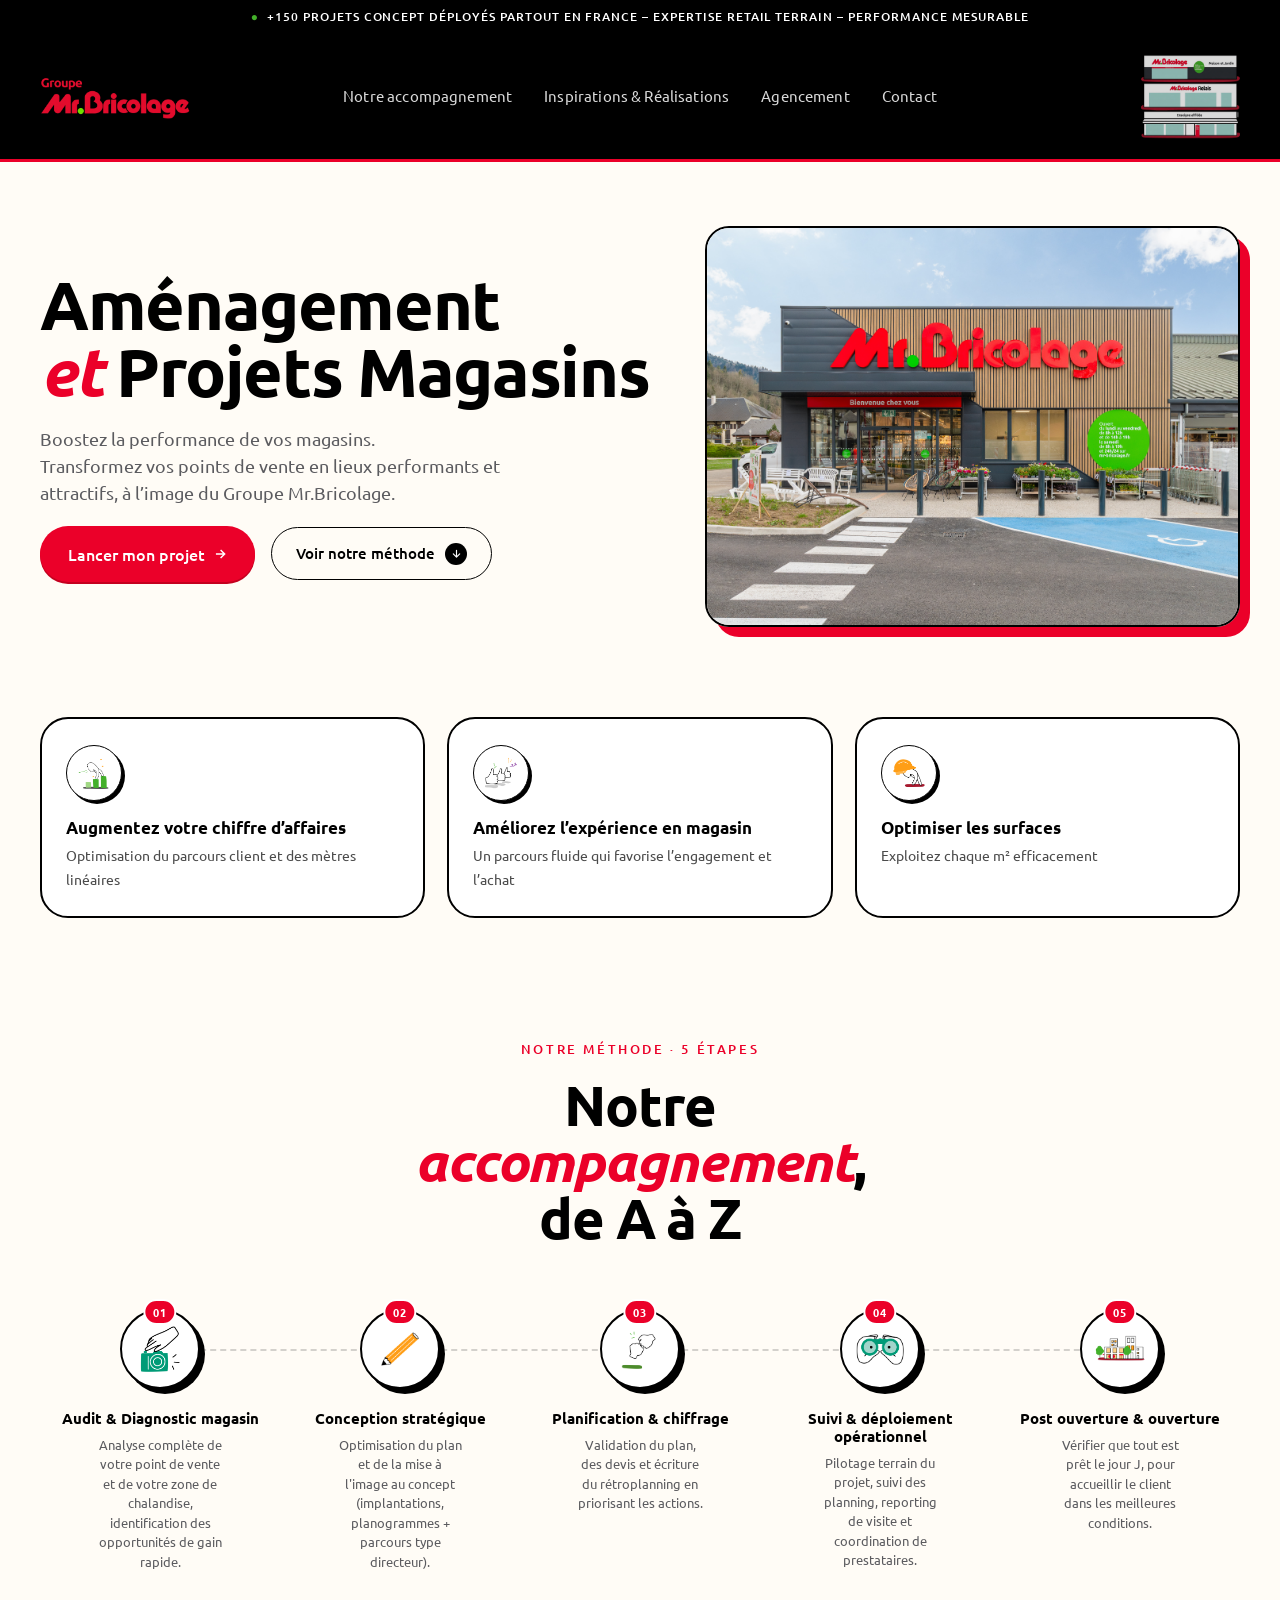
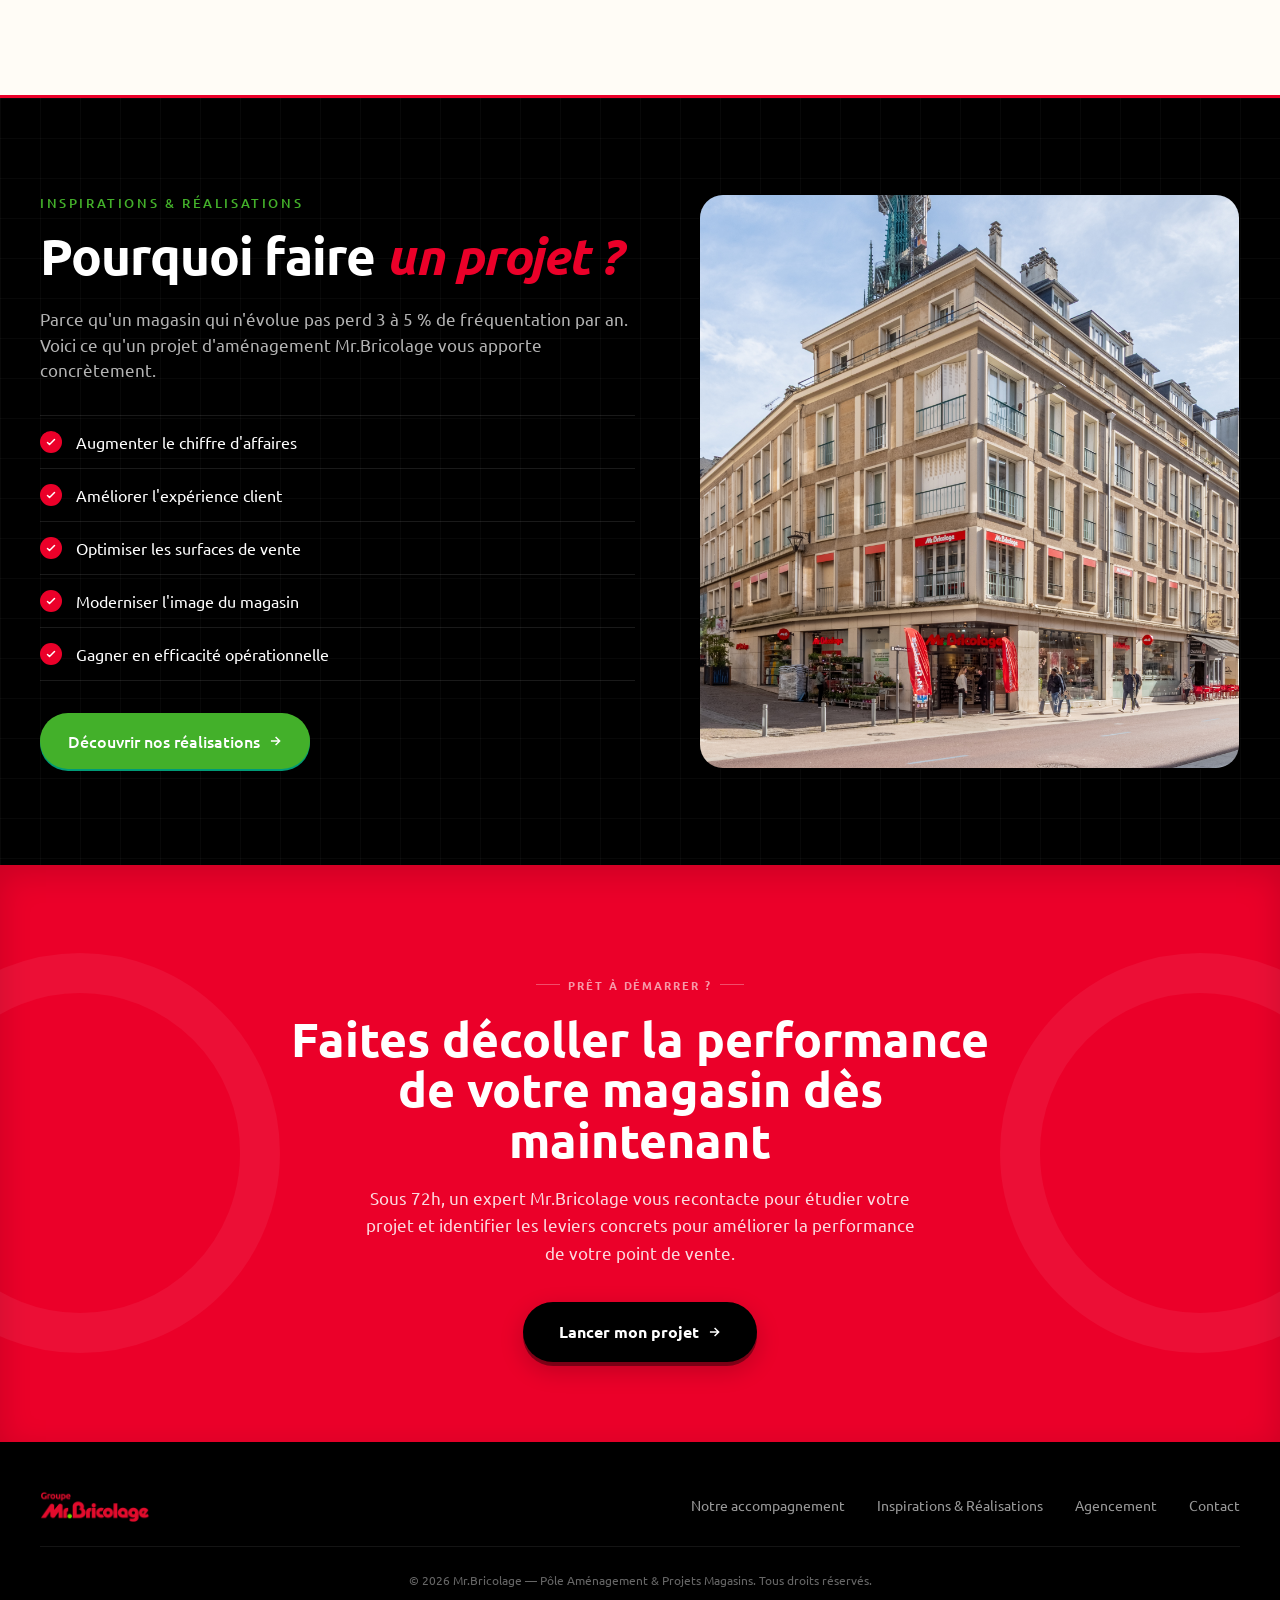
<file: index.html>
<!DOCTYPE html>
<html lang="fr" class="page-home">
<head>
<meta charset="UTF-8">
<meta name="viewport" content="width=device-width, initial-scale=1.0">
<title>Mr.Bricolage — Aménagement et Projets Magasins</title>
<link rel="preconnect" href="https://fonts.googleapis.com">
<link rel="preconnect" href="https://fonts.gstatic.com" crossorigin>
<link href="https://fonts.googleapis.com/css2?family=Ubuntu:wght@300;400;500;700&display=swap" rel="stylesheet">
<link rel="stylesheet" href="styles.css">
</head>
<body>

<!-- TOP ALERT BAR -->
<div class="alert-bar">
  <span>●</span>+150 projets concept déployés partout en France – Expertise retail terrain – Performance mesurable
</div>

<!-- HEADER -->
<header>
  <a class="logo" href="#" onclick="window.scrollTo({top: 0, behavior: 'smooth'}); return false;">
    <img class="logo-img" src="images/logo-gpr-mb.png" alt="Groupe MB logo">
  </a>
  <nav class="main-nav">
    <a href="accompagnement.html">Notre accompagnement</a>
    <a href="#">Inspirations & Réalisations</a>
    <a href="#">Agencement</a>
    <a href="#contact">Contact</a>
  </nav>
  <img class="nav-all-mb" src="images/all-mb.jpeg" alt="Toutes les enseignes Mr.Bricolage">
  <button class="burger" aria-label="Menu" onclick="this.classList.toggle('open'); document.getElementById('mobile-menu').classList.toggle('open')">
    <span></span><span></span><span></span>
  </button>
  <div class="mobile-menu" id="mobile-menu">
    <a href="accompagnement.html">Notre accompagnement</a>
    <a href="#">Inspirations & Réalisations</a>
    <a href="#">Agencement</a>
    <a href="#contact">Contact</a>
  </div>
</header>

<!-- HERO -->
<section class="hero">
  <div class="hero-grid-bg"></div>
  <div class="hero-inner">
  <div class="hero-content">
    
    <h1 class="display hero-title">
      Aménagement
      <span class="line2"><em>et</em> Projets Magasins</span>
    </h1>
    <p class="hero-subtitle">Boostez la performance de vos magasins.<br>
      Transformez vos points de vente en lieux performants et attractifs, à l’image du Groupe Mr.Bricolage.</p>
    <div class="hero-actions">
      <a href="#contact" class="btn-cta large">
        Lancer mon projet
        <svg fill="none" stroke="currentColor" stroke-width="2.5" viewBox="0 0 24 24"><path d="M5 12h14M13 5l7 7-7 7"/></svg>
      </a>
      <a href="#accompagnement" class="btn-outline">
        Voir notre méthode
        <span class="arrow-down">
          <svg fill="none" stroke="currentColor" stroke-width="2.5" viewBox="0 0 24 24"><path d="M12 5v14M5 13l7 7 7-7" stroke-linecap="round" stroke-linejoin="round"/></svg>
        </span>
      </a>
    </div>
  </div>
  
    <div class="hero-image">
      <img src="images/mb-magasin-1.jpeg" alt="Magasin Mr.Bricolage aménagé">
    </div>
  </div>
</section>

<!-- BENEFIT STRIP -->
<div class="benefit-strip">
  <div class="benefit-grid">
    <div class="benefit">
        <div class="benefit-icon">
          <img src="images\mb-evo-vert.png" alt="illustration-pièce">
        </div>
        <div class="benefit-text">
        <strong>Augmentez votre chiffre d’affaires</strong>
        <span>Optimisation du parcours client et des mètres linéaires</span>
      </div>
    </div>
    <div class="benefit">
      <div class="benefit-icon">
        <img src="images\mb-pouces.png" alt="illustration-pouces">
      </div>
      <div class="benefit-text">
        <strong>Améliorez l’expérience en magasin</strong>
        <span>Un parcours fluide qui favorise l’engagement et l’achat</span>
      </div>
    </div>
    <div class="benefit">
      <div class="benefit-icon">
        <img src="images\mb-casque.png" alt="illustration-casque">
      </div>
      <div class="benefit-text">
        <strong>Optimiser les surfaces</strong>
        <span>Exploitez chaque m² efficacement</span>
      </div>
    </div>
  </div>
</div>


<!-- NOTRE ACCOMPAGNEMENT -->
<section class="section" id="accompagnement">
  <div class="section-inner">
    <div class="section-header">
      <div class="section-eyebrow">Notre méthode · 5 étapes</div>
      <h2 class="display section-title">Notre <em>accompagnement</em>,<br>de A à Z</h2>
    </div>

    
    
  <div class="accompagnement-grid">
  <a href="accompagnement.html#etape-1" class="acc-card-link">
  <div class="acc-card">
    <div class="acc-num">01</div>
    <div class="acc-icon">
      <img src="images\mb-ap-photo1.png" alt="ilustration-jumelles">
    </div>
    <h3 class="acc-title">Audit & Diagnostic magasin</h3>
    <p class="acc-desc">Analyse complète de votre point de vente et de votre zone de chalandise, identification des opportunités de gain rapide.</p>
    <span class="acc-more">En savoir + →</span>
  </div>
  </a>

  <a href="accompagnement.html#etape-2" class="acc-card-link">
  <div class="acc-card">
    <div class="acc-num">02</div>
    <div class="acc-icon">
      <img src="images\mb-crayon.png" alt="ilustration-crayon">
    </div>
    <h3 class="acc-title">Conception stratégique</h3>
    <p class="acc-desc">Optimisation du plan et de la mise à l'image au concept (implantations, planogrammes + parcours type directeur).</p>
    <span class="acc-more">En savoir + →</span>
  </div>
  </a>

  <a href="accompagnement.html#etape-3" class="acc-card-link">
  <div class="acc-card">
    <div class="acc-num">03</div>
    <div class="acc-icon">
      <img src="images\mb-check.png" alt="ilustration-check">
    </div>  
    <h3 class="acc-title">Planification & chiffrage</h3>
    <p class="acc-desc">Validation du plan, des devis et écriture du rétroplanning en priorisant les actions.</p>
    <span class="acc-more">En savoir + →</span>
  </div>
  </a>

  <a href="accompagnement.html#etape-4" class="acc-card-link">
  <div class="acc-card">
    <div class="acc-num">04</div>
    <div class="acc-icon">
      <img src="images\mb-jumelles.png" alt="ilustration-jumelle">
    </div>
    <h3 class="acc-title">Suivi & déploiement opérationnel</h3>
    <p class="acc-desc">Pilotage terrain du projet, suivi des planning, reporting de visite et coordination de prestataires.</p>
    <span class="acc-more">En savoir + →</span>
  </div>
  </a>

  <a href="accompagnement.html#etape-5" class="acc-card-link">
  <div class="acc-card">
    <div class="acc-num">05</div>
    <div class="acc-icon">
      <img src="images\mb-magasin.png" alt="ilustration-ouverture">
    </div>
    <h3 class="acc-title">Post ouverture & ouverture</h3>
    <p class="acc-desc">Vérifier que tout est prêt le jour J, pour accueillir le client dans les meilleures conditions.</p>
    <span class="acc-more">En savoir + →</span>
  </div>
  </a>
  </div>
</section>


<!-- INSPIRATIONS & REALISATIONS - PLACEHOLDERS -->
<section class="inspirations" id="inspirations">
  <div class="inspirations-inner">
    

    <div>
      <div class="insp-eyebrow">Inspirations & Réalisations</div>
      <h2 class="display insp-title">Pourquoi faire <em>un projet&nbsp;?</em></h2>
      <p class="insp-sub">Parce qu'un magasin qui n'évolue pas perd 3 à 5 % de fréquentation par an. Voici ce qu'un projet d'aménagement Mr.Bricolage vous apporte concrètement.</p>

      <ul class="why-list">
        <li>
          <span class="check">
            <svg width="12" height="12" fill="none" stroke="white" stroke-width="3" viewBox="0 0 24 24"><path d="M5 13l4 4L19 7" stroke-linecap="round" stroke-linejoin="round"/></svg>
          </span>
          Augmenter le chiffre d'affaires
        </li>
        <li>
          <span class="check">
            <svg width="12" height="12" fill="none" stroke="white" stroke-width="3" viewBox="0 0 24 24"><path d="M5 13l4 4L19 7" stroke-linecap="round" stroke-linejoin="round"/></svg>
          </span>
          Améliorer l'expérience client
        </li>
        <li>
          <span class="check">
            <svg width="12" height="12" fill="none" stroke="white" stroke-width="3" viewBox="0 0 24 24"><path d="M5 13l4 4L19 7" stroke-linecap="round" stroke-linejoin="round"/></svg>
          </span>
          Optimiser les surfaces de vente
        </li>
        <li>
          <span class="check">
            <svg width="12" height="12" fill="none" stroke="white" stroke-width="3" viewBox="0 0 24 24"><path d="M5 13l4 4L19 7" stroke-linecap="round" stroke-linejoin="round"/></svg>
          </span>
          Moderniser l'image du magasin
        </li>
        <li>
          <span class="check">
            <svg width="12" height="12" fill="none" stroke="white" stroke-width="3" viewBox="0 0 24 24"><path d="M5 13l4 4L19 7" stroke-linecap="round" stroke-linejoin="round"/></svg>
          </span>
          Gagner en efficacité opérationnelle
        </li>
      </ul>

      <a href="#contact" class="btn-cta green large">
        Découvrir nos réalisations
        <svg fill="none" stroke="currentColor" stroke-width="2.5" viewBox="0 0 24 24"><path d="M5 12h14M13 5l7 7-7 7"/></svg>
      </a>
    </div>
    <div class="insp-image">
      <img src="images\mb-magasin-2.jpeg" alt="Magasin Mr.Bricolage aménagé">
    </div>
  </div>
</section>

<!-- CTA BAND -->
<section class="cta-band" id="contact">

  <div class="cta-band-inner">
    <div class="cta-eyebrow">Prêt à démarrer ?</div>
    <h2>Faites décoller la performance<br>de votre magasin dès maintenant</h2>
    <p>Sous 72h, un expert Mr.Bricolage vous recontacte pour étudier votre projet et identifier les leviers concrets pour améliorer la performance de votre point de vente.</p>
    <a href="#" class="btn-cta dark large">
      Lancer mon projet
      <svg fill="none" stroke="currentColor" stroke-width="2.5" viewBox="0 0 24 24"><path d="M5 12h14M13 5l7 7-7 7"/></svg>
    </a>
  </div>
</section>

<!-- FOOTER -->
<footer>
  <div class="footer-inner">
    <img class="logo-img" src="images\logo-gpr-mb.png" alt="Groupe MB logo">
    <div class="footer-links">
      <a href="accompagnement.html">Notre accompagnement</a>
      <a href="#">Inspirations & Réalisations</a>
      <a href="#">Agencement</a>
      <a href="#contact">Contact</a>
    </div>
  </div>
  <div class="footer-bottom">
    © 2026 Mr.Bricolage — Pôle Aménagement & Projets Magasins. Tous droits réservés.
  </div>
</footer>

</body>
</html>
</file>
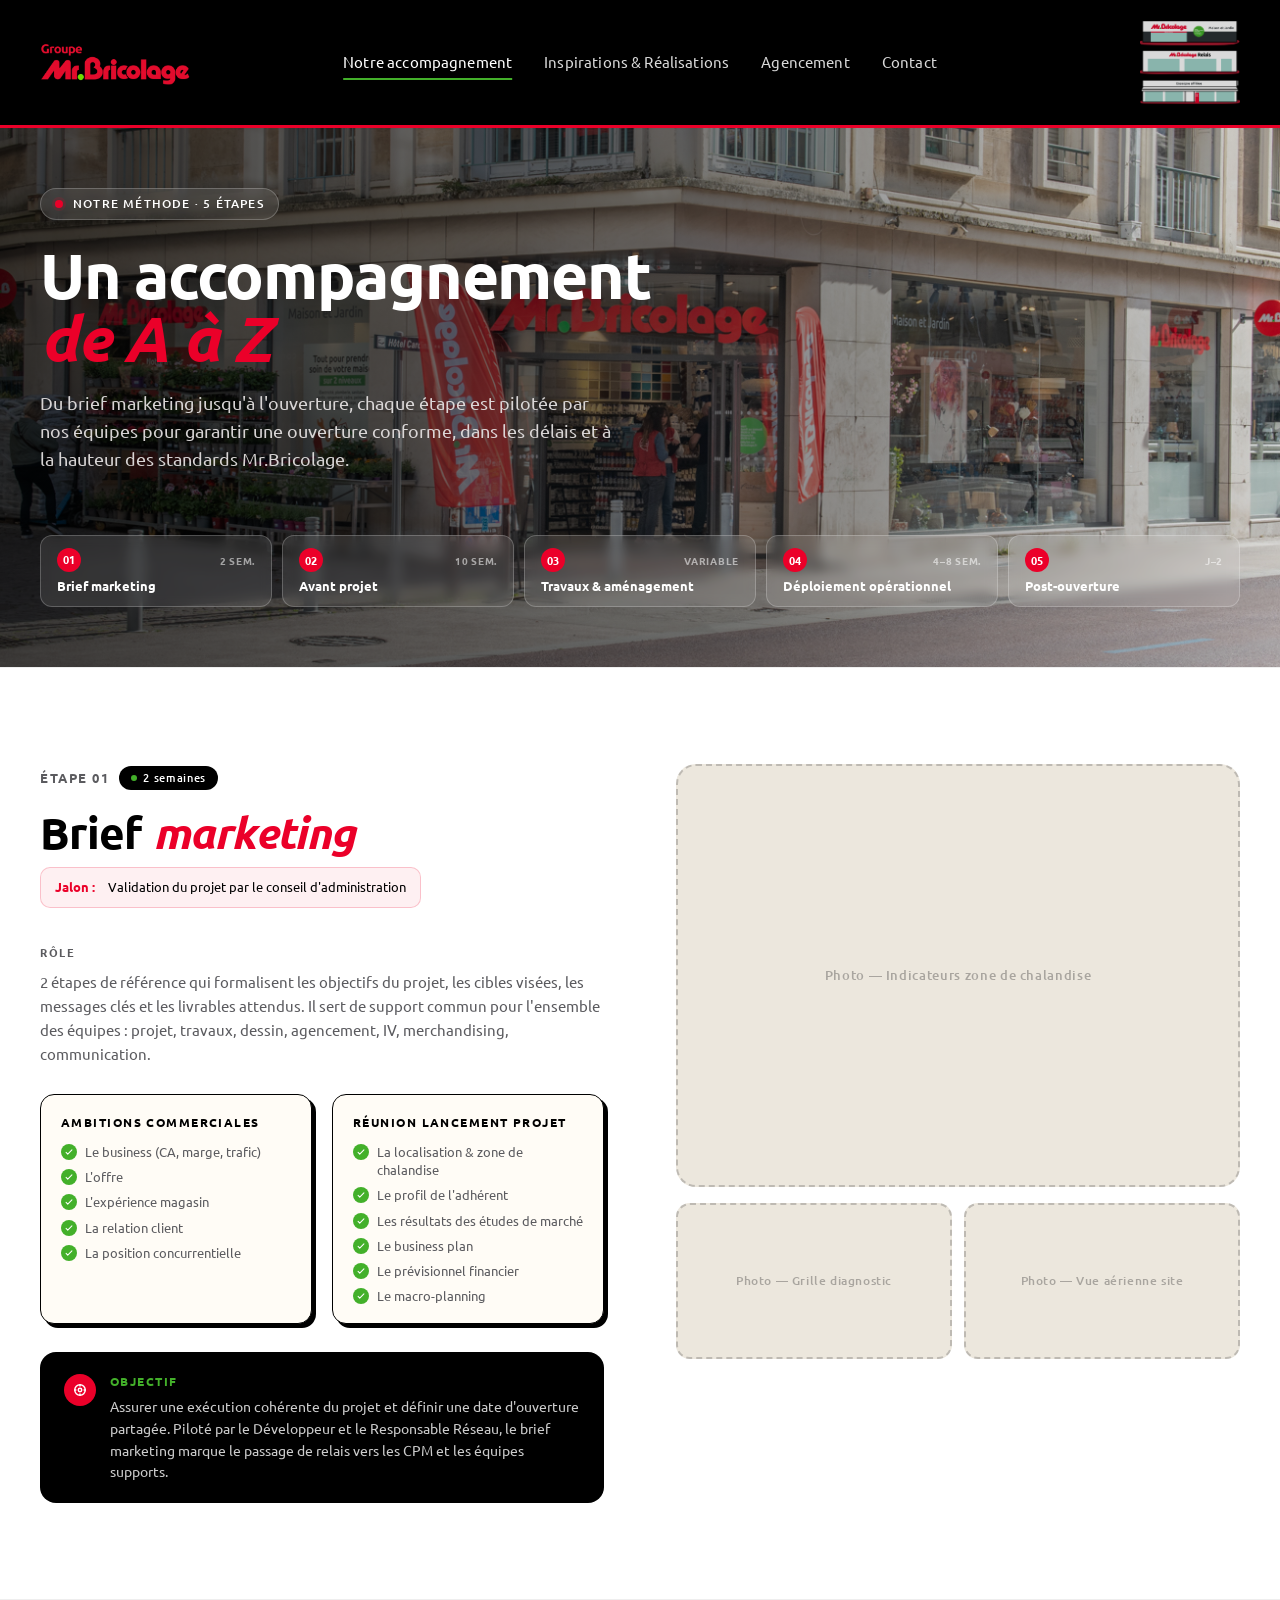
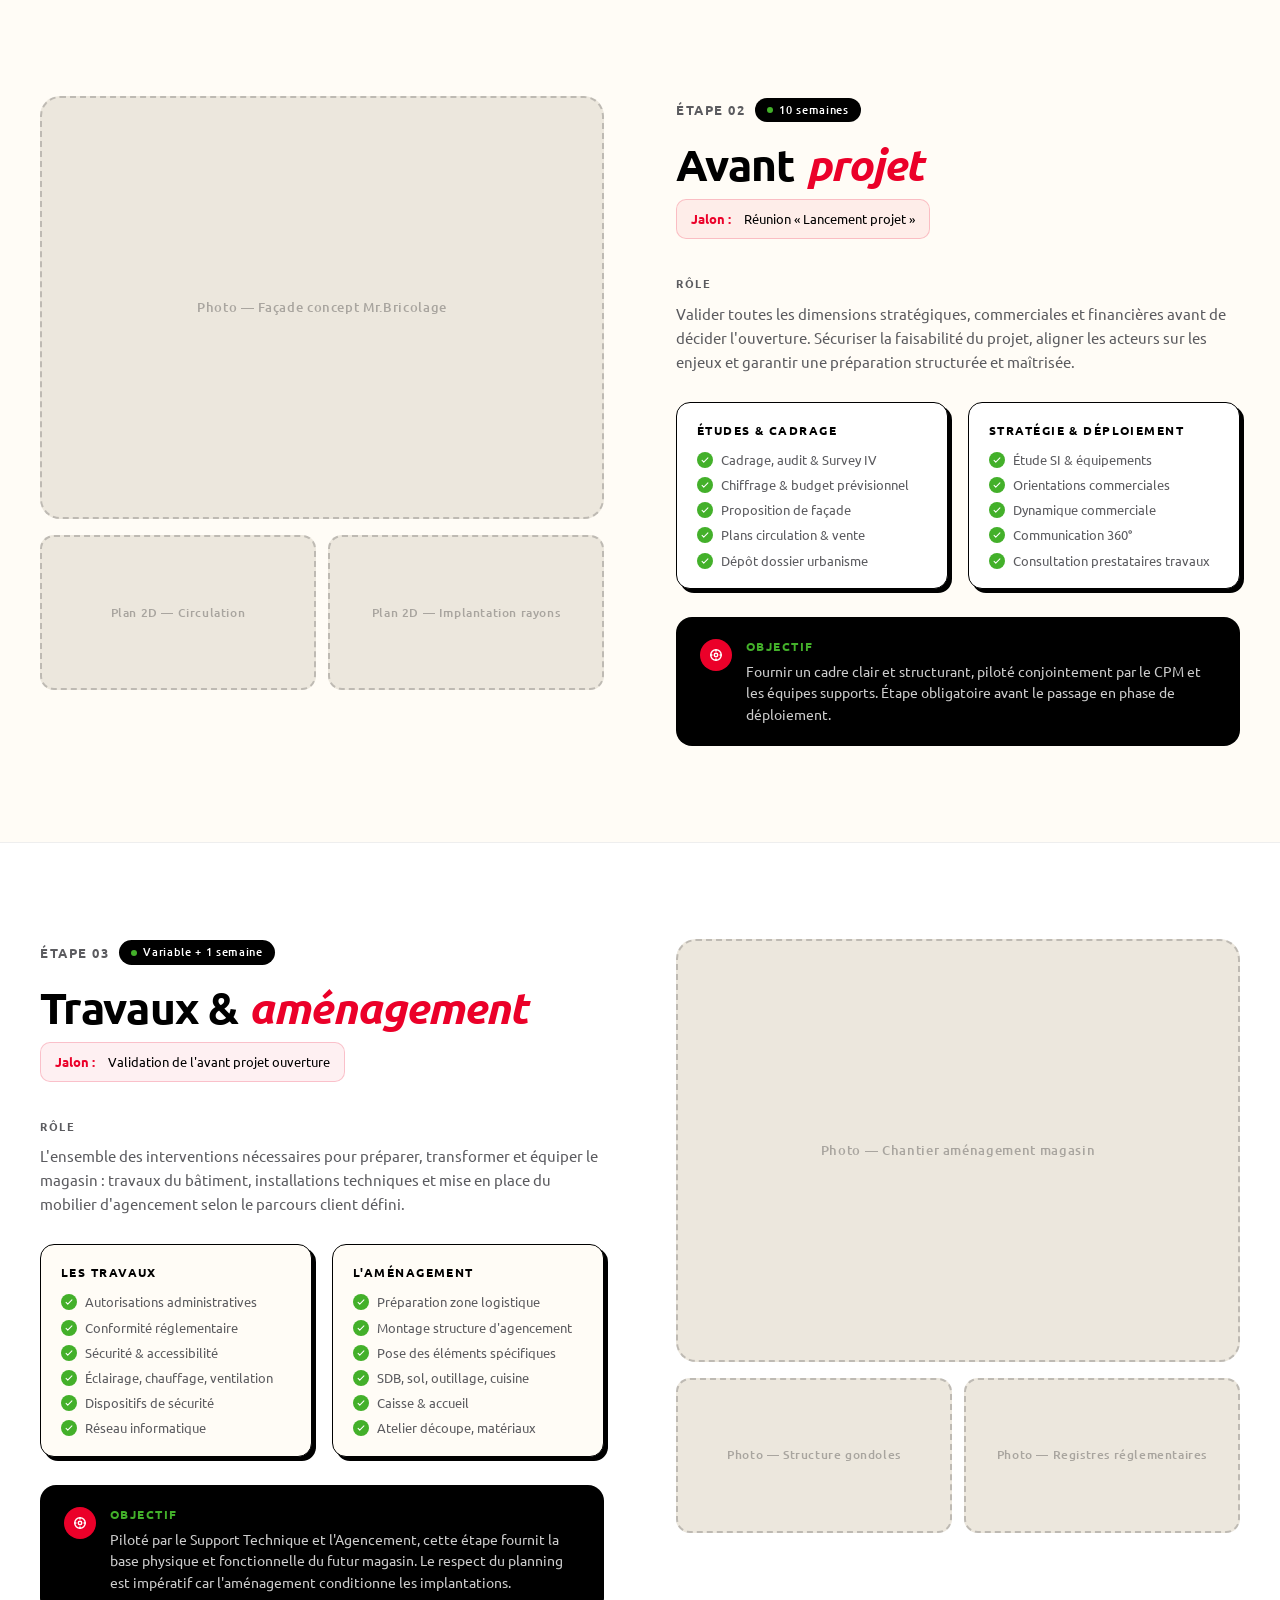
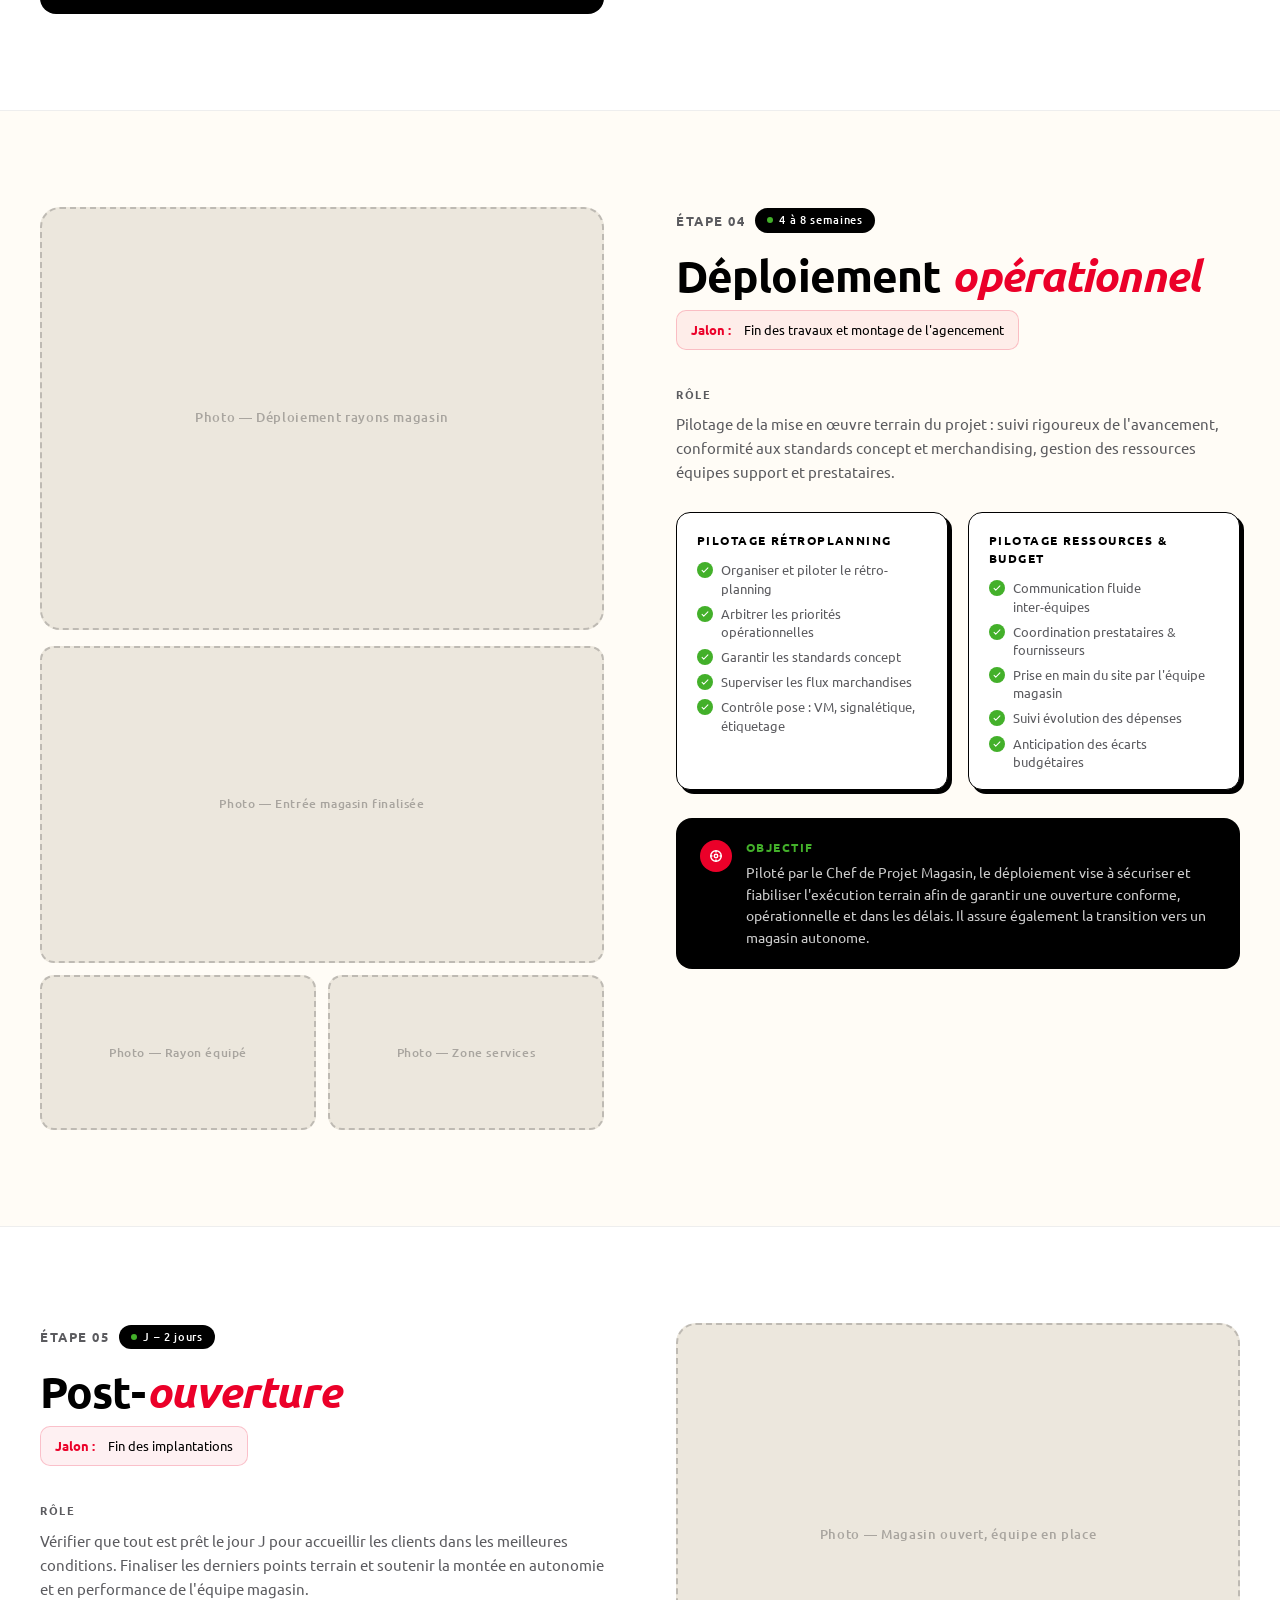
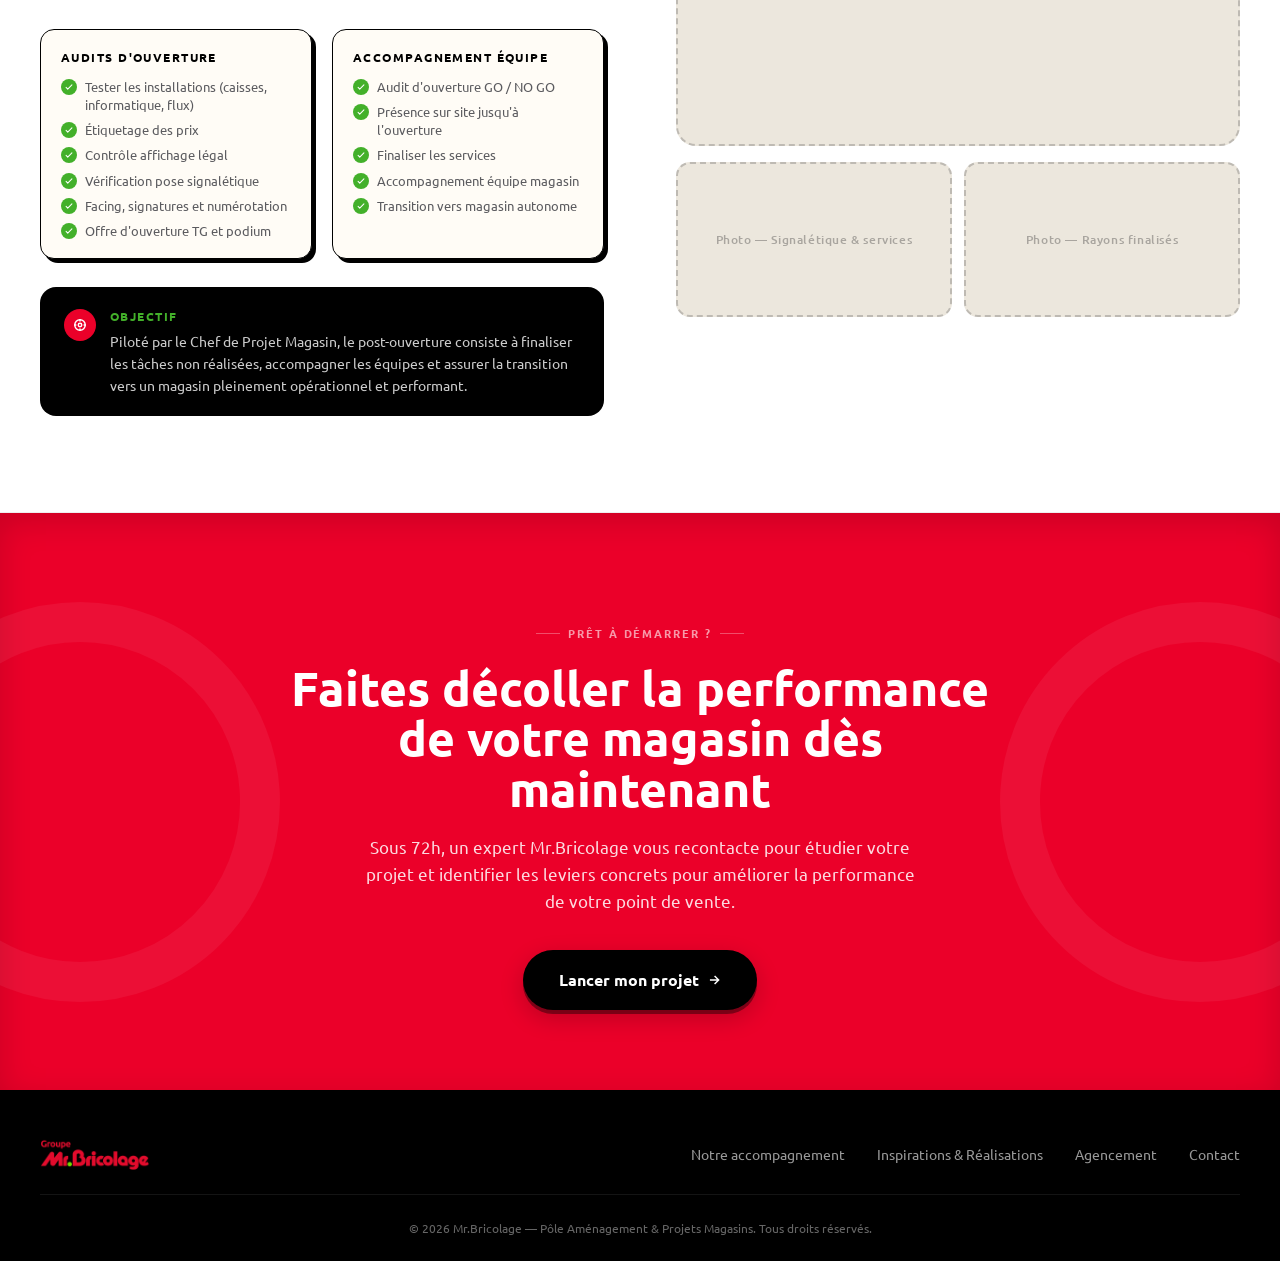
<file: accompagnement - Copie.html>
<!DOCTYPE html>
<html lang="fr" class="page-not-home">
<head>
<meta charset="UTF-8">
<meta name="viewport" content="width=device-width, initial-scale=1.0">
<title>Notre Accompagnement — Mr.Bricolage</title>
<link rel="preconnect" href="https://fonts.googleapis.com">
<link rel="preconnect" href="https://fonts.gstatic.com" crossorigin>
<link href="https://fonts.googleapis.com/css2?family=Ubuntu:wght@300;400;500;700&display=swap" rel="stylesheet">
<link rel="stylesheet" href="styles - Copie.css">

</head>
<body>

<!-- TOP ALERT BAR -->
<div class="alert-bar">
  <span>●</span>+150 projets concept partout en France – Expertise retail terrain – Résultats concrets et mesurables
</div>

<!-- HEADER -->
<header>
  <a class="logo" href="index.html">
    <img class="logo-img" src="images/logo-gpr-mb.png" alt="Groupe MB logo">
  </a>
  <nav class="main-nav">
    <a href="accompagnement.html" class="nav-active">Notre accompagnement</a>
    <a href="#">Inspirations & Réalisations</a>
    <a href="#">Agencement</a>
    <a href="#contact">Contact</a>
  </nav>
  <img class="nav-all-mb" src="images/all-mb.png" alt="Toutes les enseignes Mr.Bricolage">
  <button class="burger" aria-label="Menu" onclick="this.classList.toggle('open'); document.getElementById('mobile-menu').classList.toggle('open')">
    <span></span><span></span><span></span>
  </button>
  <div class="mobile-menu" id="mobile-menu">
    <a href="accompagnement.html" class="nav-active">Notre accompagnement</a>
    <a href="#">Inspirations & Réalisations</a>
    <a href="#">Agencement</a>
    <a href="#contact" onclick="document.getElementById('mobile-menu').classList.remove('open'); document.querySelector('.burger').classList.remove('open')">Contact</a>
  </div>
</header>

<!-- PAGE HERO -->
<section class="page-hero">
  <div class="page-hero-grid-bg"></div>
  <div class="page-hero-inner">
    <div class="page-eyebrow">Notre méthode · 5 étapes</div>
    <h1 class="display">Un accompagnement<br><em>de A à Z</em></h1>
    <p class="page-hero-sub">Du brief marketing jusqu'à l'ouverture, chaque étape est pilotée par nos équipes pour garantir une ouverture conforme, dans les délais et à la hauteur des standards Mr.Bricolage.</p>

    <!-- Navigation timeline -->
    <nav class="timeline-nav" aria-label="Étapes du projet">
      <div class="tn-item">
        <a href="#etape-1" class="tn-step">
          <div class="tn-step-top">
            <span class="tn-num">01</span>
            <span class="tn-dur-label">2 sem.</span>
          </div>
          <span class="tn-label">Brief marketing</span>
        </a>
      </div>
      <div class="tn-item">
        <a href="#etape-2" class="tn-step">
          <div class="tn-step-top">
            <span class="tn-num">02</span>
            <span class="tn-dur-label">10 sem.</span>
          </div>
          <span class="tn-label">Avant projet</span>
        </a>
      </div>
      <div class="tn-item">
        <a href="#etape-3" class="tn-step">
          <div class="tn-step-top">
            <span class="tn-num">03</span>
            <span class="tn-dur-label">Variable</span>
          </div>
          <span class="tn-label">Travaux & aménagement</span>
        </a>
      </div>
      <div class="tn-item">
        <a href="#etape-4" class="tn-step">
          <div class="tn-step-top">
            <span class="tn-num">04</span>
            <span class="tn-dur-label">4–8 sem.</span>
          </div>
          <span class="tn-label">Déploiement opérationnel</span>
        </a>
      </div>
      <div class="tn-item">
        <a href="#etape-5" class="tn-step">
          <div class="tn-step-top">
            <span class="tn-num">05</span>
            <span class="tn-dur-label">J–2</span>
          </div>
          <span class="tn-label">Post-ouverture</span>
        </a>
      </div>
    </nav>
  </div>
</section>


<!-- ============================================================ -->
<!-- ÉTAPE 1 — BRIEF MARKETING -->
<!-- ============================================================ -->
<section class="etape" id="etape-1">
  <div class="etape-inner">

    <div class="etape-content">
      <div class="etape-header">
        <div class="etape-badge">
          <span class="etape-num-big">Étape 01</span>
          <span class="etape-duration-badge">2 semaines</span>
        </div>
        <h2 class="display etape-title">Brief <em>marketing</em></h2>
        <div class="etape-jalon">
          <strong>Jalon :</strong>&nbsp;Validation du projet par le conseil d'administration
        </div>
      </div>

      <div class="etape-role">
        <div class="etape-role-title">Rôle</div>
        <p>2 étapes de référence qui formalisent les objectifs du projet, les cibles visées, les messages clés et les livrables attendus. Il sert de support commun pour l'ensemble des équipes : projet, travaux, dessin, agencement, IV, merchandising, communication.</p>
      </div>

      <div class="etape-cols">
        <div class="etape-col-block">
          <div class="etape-col-block-title">Ambitions commerciales</div>
          <ul class="checklist">
            <li>Le business (CA, marge, trafic)</li>
            <li>L'offre</li>
            <li>L'expérience magasin</li>
            <li>La relation client</li>
            <li>La position concurrentielle</li>
          </ul>
        </div>
        <div class="etape-col-block">
          <div class="etape-col-block-title">Réunion lancement projet</div>
          <ul class="checklist">
            <li>La localisation & zone de chalandise</li>
            <li>Le profil de l'adhérent</li>
            <li>Les résultats des études de marché</li>
            <li>Le business plan</li>
            <li>Le prévisionnel financier</li>
            <li>Le macro-planning</li>
          </ul>
        </div>
      </div>

      <div class="etape-objectif">
        <div class="etape-objectif-icon">
          <svg fill="none" stroke="white" stroke-width="2.5" viewBox="0 0 24 24"><circle cx="12" cy="12" r="9"/><circle cx="12" cy="12" r="3"/><path d="M12 3v2M12 19v2M3 12h2M19 12h2" stroke-linecap="round"/></svg>
        </div>
        <div class="etape-objectif-content">
          <strong>Objectif</strong>
          <p>Assurer une exécution cohérente du projet et définir une date d'ouverture partagée. Piloté par le Développeur et le Responsable Réseau, le brief marketing marque le passage de relais vers les CPM et les équipes supports.</p>
        </div>
      </div>
    </div>

    <div class="etape-visual">
      <div class="img-placeholder">Photo — Indicateurs zone de chalandise</div>
      <div class="img-grid-2">
        <div class="img-placeholder-sm">Photo — Grille diagnostic</div>
        <div class="img-placeholder-sm">Photo — Vue aérienne site</div>
      </div>
    </div>

  </div>
</section>


<!-- ============================================================ -->
<!-- ÉTAPE 2 — AVANT PROJET -->
<!-- ============================================================ -->
<section class="etape" id="etape-2">
  <div class="etape-inner reverse">

    <div class="etape-content">
      <div class="etape-header">
        <div class="etape-badge">
          <span class="etape-num-big">Étape 02</span>
          <span class="etape-duration-badge">10 semaines</span>
        </div>
        <h2 class="display etape-title">Avant <em>projet</em></h2>
        <div class="etape-jalon">
          <strong>Jalon :</strong>&nbsp;Réunion « Lancement projet »
        </div>
      </div>

      <div class="etape-role">
        <div class="etape-role-title">Rôle</div>
        <p>Valider toutes les dimensions stratégiques, commerciales et financières avant de décider l'ouverture. Sécuriser la faisabilité du projet, aligner les acteurs sur les enjeux et garantir une préparation structurée et maîtrisée.</p>
      </div>

      <div class="etape-cols">
        <div class="etape-col-block">
          <div class="etape-col-block-title">Études & cadrage</div>
          <ul class="checklist">
            <li>Cadrage, audit & Survey IV</li>
            <li>Chiffrage & budget prévisionnel</li>
            <li>Proposition de façade</li>
            <li>Plans circulation & vente</li>
            <li>Dépôt dossier urbanisme</li>
          </ul>
        </div>
        <div class="etape-col-block">
          <div class="etape-col-block-title">Stratégie & déploiement</div>
          <ul class="checklist">
            <li>Étude SI & équipements</li>
            <li>Orientations commerciales</li>
            <li>Dynamique commerciale</li>
            <li>Communication 360°</li>
            <li>Consultation prestataires travaux</li>
          </ul>
        </div>
      </div>

      <div class="etape-objectif">
        <div class="etape-objectif-icon">
          <svg fill="none" stroke="white" stroke-width="2.5" viewBox="0 0 24 24"><circle cx="12" cy="12" r="9"/><circle cx="12" cy="12" r="3"/><path d="M12 3v2M12 19v2M3 12h2M19 12h2" stroke-linecap="round"/></svg>
        </div>
        <div class="etape-objectif-content">
          <strong>Objectif</strong>
          <p>Fournir un cadre clair et structurant, piloté conjointement par le CPM et les équipes supports. Étape obligatoire avant le passage en phase de déploiement.</p>
        </div>
      </div>
    </div>

    <div class="etape-visual">
      <div class="img-placeholder">Photo — Façade concept Mr.Bricolage</div>
      <div class="img-grid-2">
        <div class="img-placeholder-sm">Plan 2D — Circulation</div>
        <div class="img-placeholder-sm">Plan 2D — Implantation rayons</div>
      </div>
    </div>

  </div>
</section>


<!-- ============================================================ -->
<!-- ÉTAPE 3 — TRAVAUX & AMÉNAGEMENT -->
<!-- ============================================================ -->
<section class="etape" id="etape-3">
  <div class="etape-inner">

    <div class="etape-content">
      <div class="etape-header">
        <div class="etape-badge">
          <span class="etape-num-big">Étape 03</span>
          <span class="etape-duration-badge">Variable + 1 semaine</span>
        </div>
        <h2 class="display etape-title">Travaux & <em>aménagement</em></h2>
        <div class="etape-jalon">
          <strong>Jalon :</strong>&nbsp;Validation de l'avant projet ouverture
        </div>
      </div>

      <div class="etape-role">
        <div class="etape-role-title">Rôle</div>
        <p>L'ensemble des interventions nécessaires pour préparer, transformer et équiper le magasin : travaux du bâtiment, installations techniques et mise en place du mobilier d'agencement selon le parcours client défini.</p>
      </div>

      <div class="etape-cols">
        <div class="etape-col-block">
          <div class="etape-col-block-title">Les travaux</div>
          <ul class="checklist">
            <li>Autorisations administratives</li>
            <li>Conformité réglementaire</li>
            <li>Sécurité & accessibilité</li>
            <li>Éclairage, chauffage, ventilation</li>
            <li>Dispositifs de sécurité</li>
            <li>Réseau informatique</li>
          </ul>
        </div>
        <div class="etape-col-block">
          <div class="etape-col-block-title">L'aménagement</div>
          <ul class="checklist">
            <li>Préparation zone logistique</li>
            <li>Montage structure d'agencement</li>
            <li>Pose des éléments spécifiques</li>
            <li>SDB, sol, outillage, cuisine</li>
            <li>Caisse & accueil</li>
            <li>Atelier découpe, matériaux</li>
          </ul>
        </div>
      </div>

      <div class="etape-objectif">
        <div class="etape-objectif-icon">
          <svg fill="none" stroke="white" stroke-width="2.5" viewBox="0 0 24 24"><circle cx="12" cy="12" r="9"/><circle cx="12" cy="12" r="3"/><path d="M12 3v2M12 19v2M3 12h2M19 12h2" stroke-linecap="round"/></svg>
        </div>
        <div class="etape-objectif-content">
          <strong>Objectif</strong>
          <p>Piloté par le Support Technique et l'Agencement, cette étape fournit la base physique et fonctionnelle du futur magasin. Le respect du planning est impératif car l'aménagement conditionne les implantations.</p>
        </div>
      </div>
    </div>

    <div class="etape-visual">
      <div class="img-placeholder">Photo — Chantier aménagement magasin</div>
      <div class="img-grid-2">
        <div class="img-placeholder-sm">Photo — Structure gondoles</div>
        <div class="img-placeholder-sm">Photo — Registres réglementaires</div>
      </div>
    </div>

  </div>
</section>


<!-- ============================================================ -->
<!-- ÉTAPE 4 — DÉPLOIEMENT OPÉRATIONNEL -->
<!-- ============================================================ -->
<section class="etape" id="etape-4">
  <div class="etape-inner reverse">

    <div class="etape-content">
      <div class="etape-header">
        <div class="etape-badge">
          <span class="etape-num-big">Étape 04</span>
          <span class="etape-duration-badge">4 à 8 semaines</span>
        </div>
        <h2 class="display etape-title">Déploiement <em>opérationnel</em></h2>
        <div class="etape-jalon">
          <strong>Jalon :</strong>&nbsp;Fin des travaux et montage de l'agencement
        </div>
      </div>

      <div class="etape-role">
        <div class="etape-role-title">Rôle</div>
        <p>Pilotage de la mise en œuvre terrain du projet : suivi rigoureux de l'avancement, conformité aux standards concept et merchandising, gestion des ressources équipes support et prestataires.</p>
      </div>

      <div class="etape-cols">
        <div class="etape-col-block">
          <div class="etape-col-block-title">Pilotage rétroplanning</div>
          <ul class="checklist">
            <li>Organiser et piloter le rétro-planning</li>
            <li>Arbitrer les priorités opérationnelles</li>
            <li>Garantir les standards concept</li>
            <li>Superviser les flux marchandises</li>
            <li>Contrôle pose : VM, signalétique, étiquetage</li>
          </ul>
        </div>
        <div class="etape-col-block">
          <div class="etape-col-block-title">Pilotage ressources & budget</div>
          <ul class="checklist">
            <li>Communication fluide inter-équipes</li>
            <li>Coordination prestataires & fournisseurs</li>
            <li>Prise en main du site par l'équipe magasin</li>
            <li>Suivi évolution des dépenses</li>
            <li>Anticipation des écarts budgétaires</li>
          </ul>
        </div>
      </div>

      <div class="etape-objectif">
        <div class="etape-objectif-icon">
          <svg fill="none" stroke="white" stroke-width="2.5" viewBox="0 0 24 24"><circle cx="12" cy="12" r="9"/><circle cx="12" cy="12" r="3"/><path d="M12 3v2M12 19v2M3 12h2M19 12h2" stroke-linecap="round"/></svg>
        </div>
        <div class="etape-objectif-content">
          <strong>Objectif</strong>
          <p>Piloté par le Chef de Projet Magasin, le déploiement vise à sécuriser et fiabiliser l'exécution terrain afin de garantir une ouverture conforme, opérationnelle et dans les délais. Il assure également la transition vers un magasin autonome.</p>
        </div>
      </div>
    </div>

    <div class="etape-visual">
      <div class="img-placeholder">Photo — Déploiement rayons magasin</div>
      <div class="img-grid-3">
        <div class="img-placeholder-sm">Photo — Entrée magasin finalisée</div>
        <div class="img-placeholder-sm">Photo — Rayon équipé</div>
        <div class="img-placeholder-sm">Photo — Zone services</div>
      </div>
    </div>

  </div>
</section>


<!-- ============================================================ -->
<!-- ÉTAPE 5 — POST-OUVERTURE -->
<!-- ============================================================ -->
<section class="etape" id="etape-5">
  <div class="etape-inner">

    <div class="etape-content">
      <div class="etape-header">
        <div class="etape-badge">
          <span class="etape-num-big">Étape 05</span>
          <span class="etape-duration-badge">J – 2 jours</span>
        </div>
        <h2 class="display etape-title">Post-<em>ouverture</em></h2>
        <div class="etape-jalon">
          <strong>Jalon :</strong>&nbsp;Fin des implantations
        </div>
      </div>

      <div class="etape-role">
        <div class="etape-role-title">Rôle</div>
        <p>Vérifier que tout est prêt le jour J pour accueillir les clients dans les meilleures conditions. Finaliser les derniers points terrain et soutenir la montée en autonomie et en performance de l'équipe magasin.</p>
      </div>

      <div class="etape-cols">
        <div class="etape-col-block">
          <div class="etape-col-block-title">Audits d'ouverture</div>
          <ul class="checklist">
            <li>Tester les installations (caisses, informatique, flux)</li>
            <li>Étiquetage des prix</li>
            <li>Contrôle affichage légal</li>
            <li>Vérification pose signalétique</li>
            <li>Facing, signatures et numérotation</li>
            <li>Offre d'ouverture TG et podium</li>
          </ul>
        </div>
        <div class="etape-col-block">
          <div class="etape-col-block-title">Accompagnement équipe</div>
          <ul class="checklist">
            <li>Audit d'ouverture GO / NO GO</li>
            <li>Présence sur site jusqu'à l'ouverture</li>
            <li>Finaliser les services</li>
            <li>Accompagnement équipe magasin</li>
            <li>Transition vers magasin autonome</li>
          </ul>
        </div>
      </div>

      <div class="etape-objectif">
        <div class="etape-objectif-icon">
          <svg fill="none" stroke="white" stroke-width="2.5" viewBox="0 0 24 24"><circle cx="12" cy="12" r="9"/><circle cx="12" cy="12" r="3"/><path d="M12 3v2M12 19v2M3 12h2M19 12h2" stroke-linecap="round"/></svg>
        </div>
        <div class="etape-objectif-content">
          <strong>Objectif</strong>
          <p>Piloté par le Chef de Projet Magasin, le post-ouverture consiste à finaliser les tâches non réalisées, accompagner les équipes et assurer la transition vers un magasin pleinement opérationnel et performant.</p>
        </div>
      </div>
    </div>

    <div class="etape-visual">
      <div class="img-placeholder">Photo — Magasin ouvert, équipe en place</div>
      <div class="img-grid-2">
        <div class="img-placeholder-sm">Photo — Signalétique & services</div>
        <div class="img-placeholder-sm">Photo — Rayons finalisés</div>
      </div>
    </div>

  </div>
</section>


<!-- CTA BAND -->
<section class="cta-band" id="contact">

  <div class="cta-band-inner">
    <div class="cta-eyebrow">Prêt à démarrer ?</div>
    <h2>Faites décoller la performance<br>de votre magasin dès maintenant</h2>
    <p>Sous 72h, un expert Mr.Bricolage vous recontacte pour étudier votre projet et identifier les leviers concrets pour améliorer la performance de votre point de vente.</p>
    <a href="#" class="btn-cta dark large">
      Lancer mon projet
      <svg fill="none" stroke="currentColor" stroke-width="2.5" viewBox="0 0 24 24"><path d="M5 12h14M13 5l7 7-7 7"/></svg>
    </a>
  </div>
</section>

<!-- FOOTER -->
<footer>
  <div class="footer-inner">
    <img class="logo-img" src="images/logo-gpr-mb.png" alt="Groupe MB logo">
    <div class="footer-links">
      <a href="accompagnement.html">Notre accompagnement</a>
      <a href="#">Inspirations & Réalisations</a>
      <a href="#">Agencement</a>
      <a href="#contact">Contact</a>
    </div>
  </div>
  <div class="footer-bottom">
    © 2026 Mr.Bricolage — Pôle Aménagement & Projets Magasins. Tous droits réservés.
  </div>
</footer>

</body>
</html>
</file>
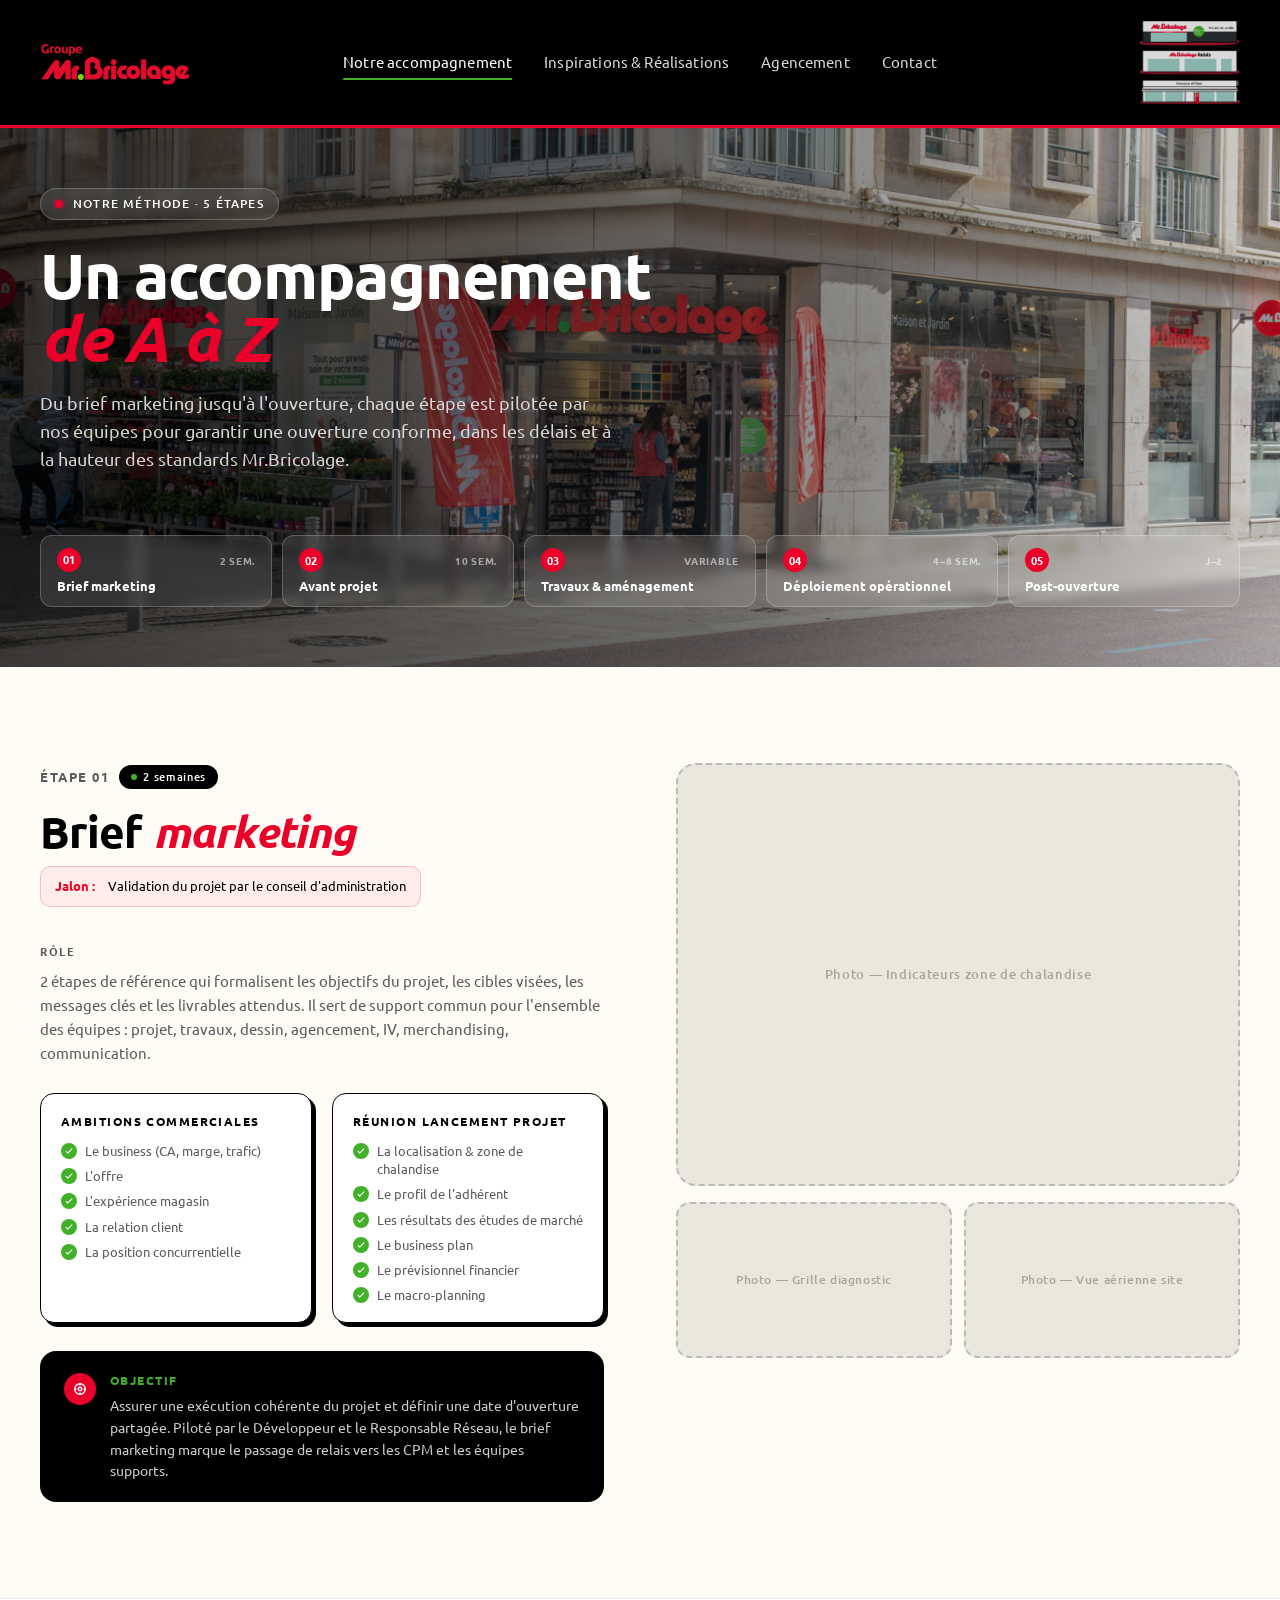
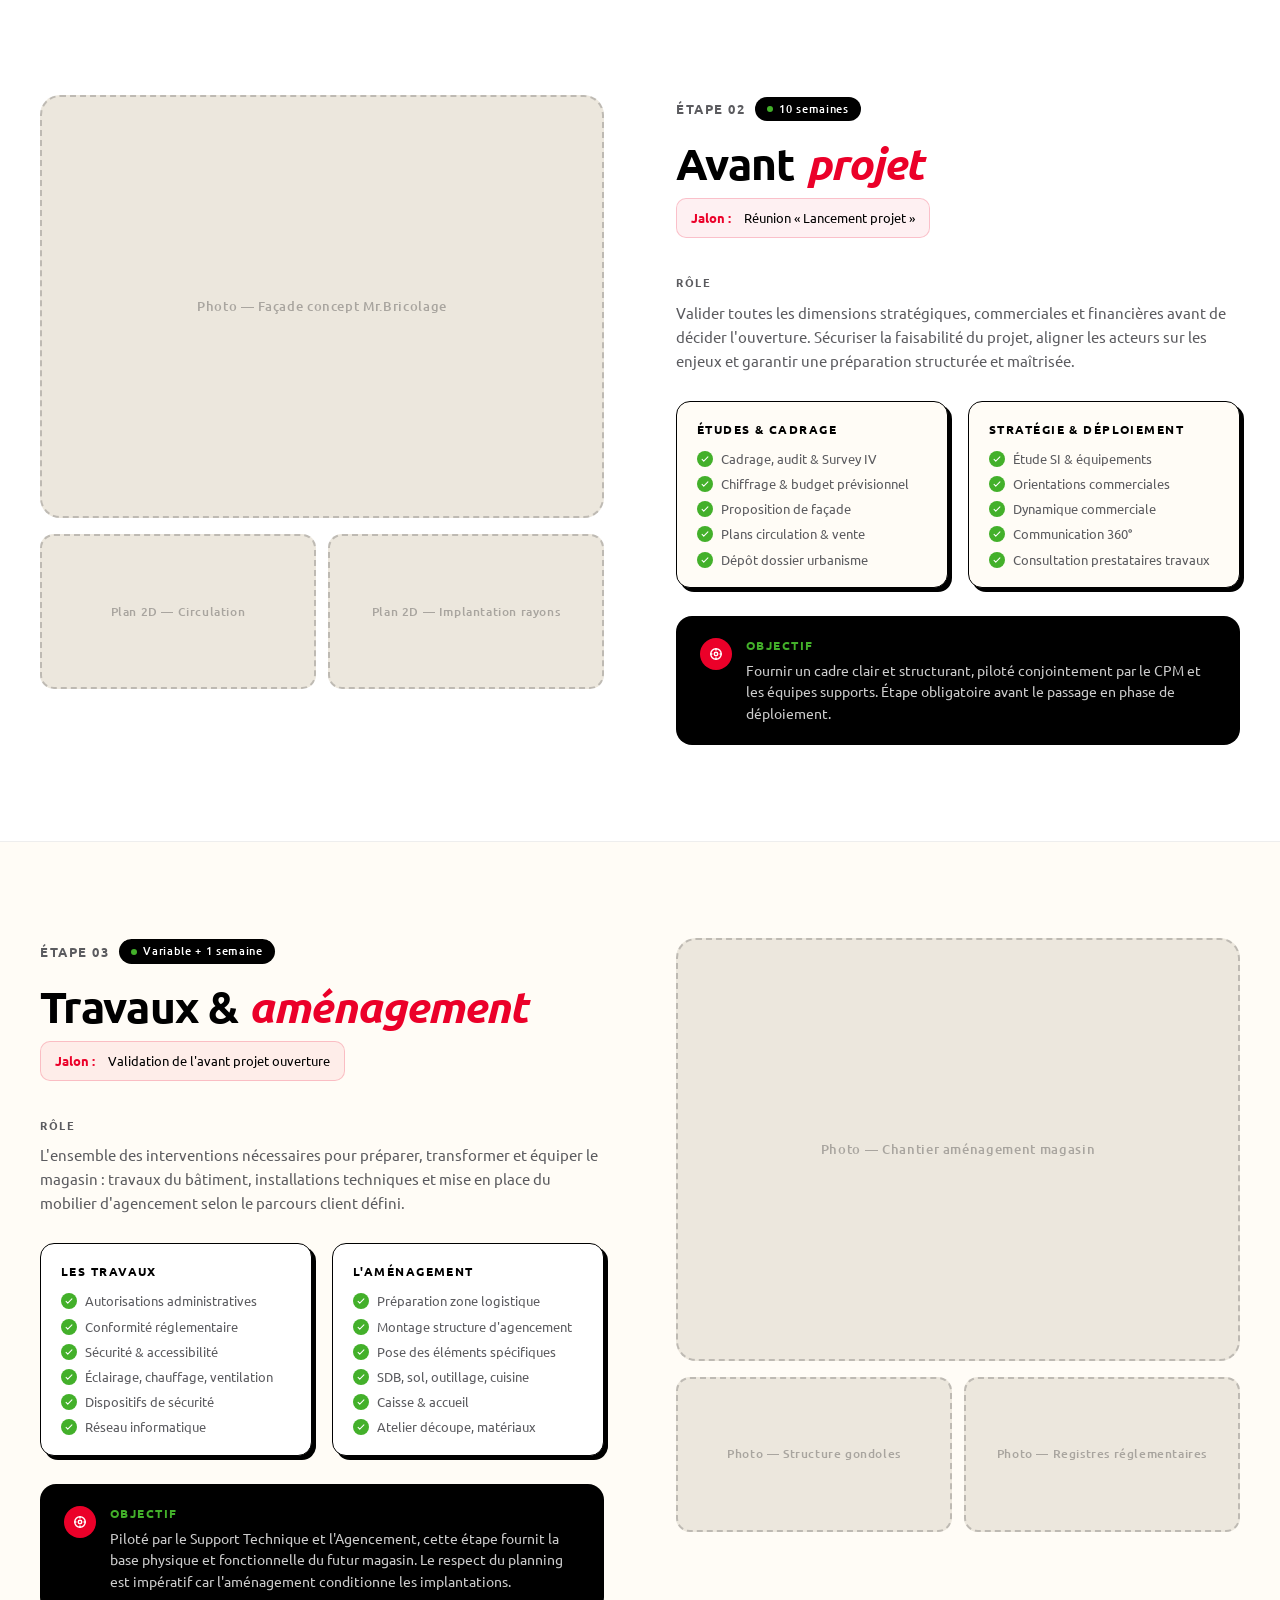
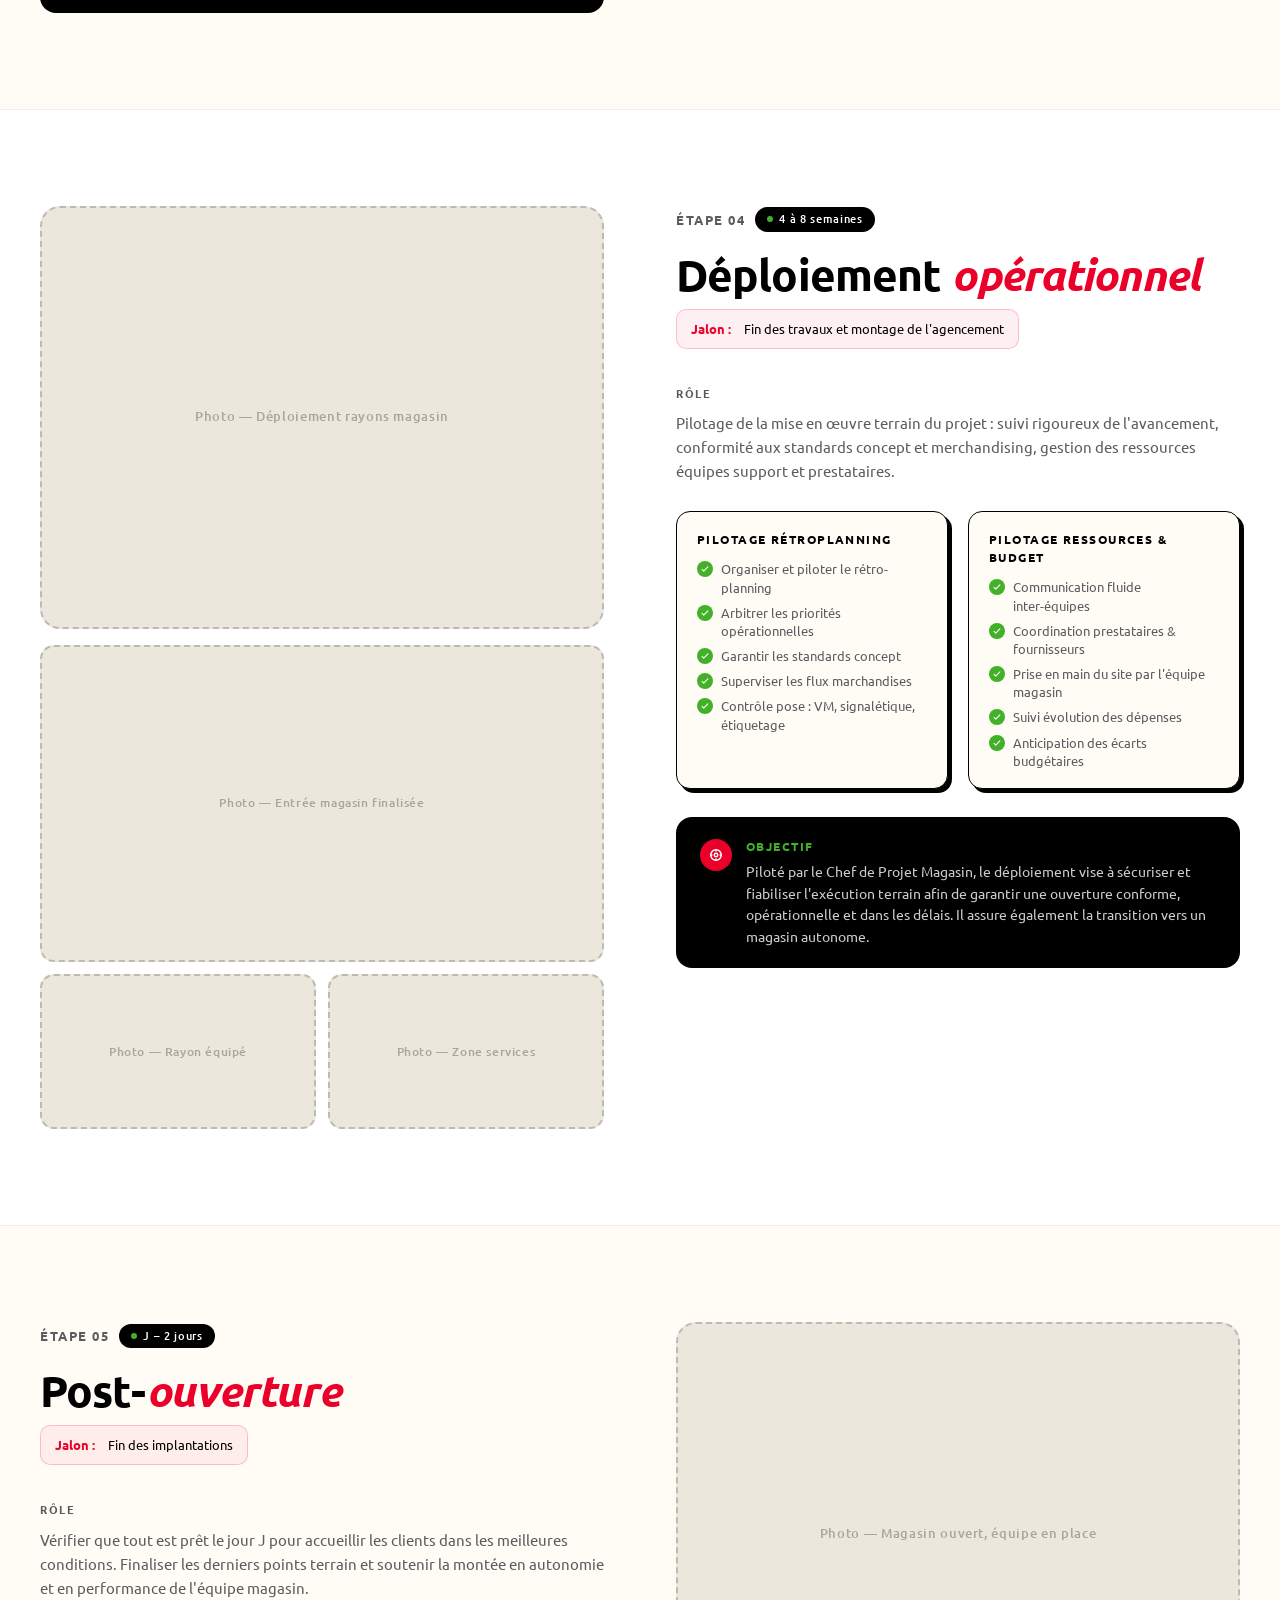
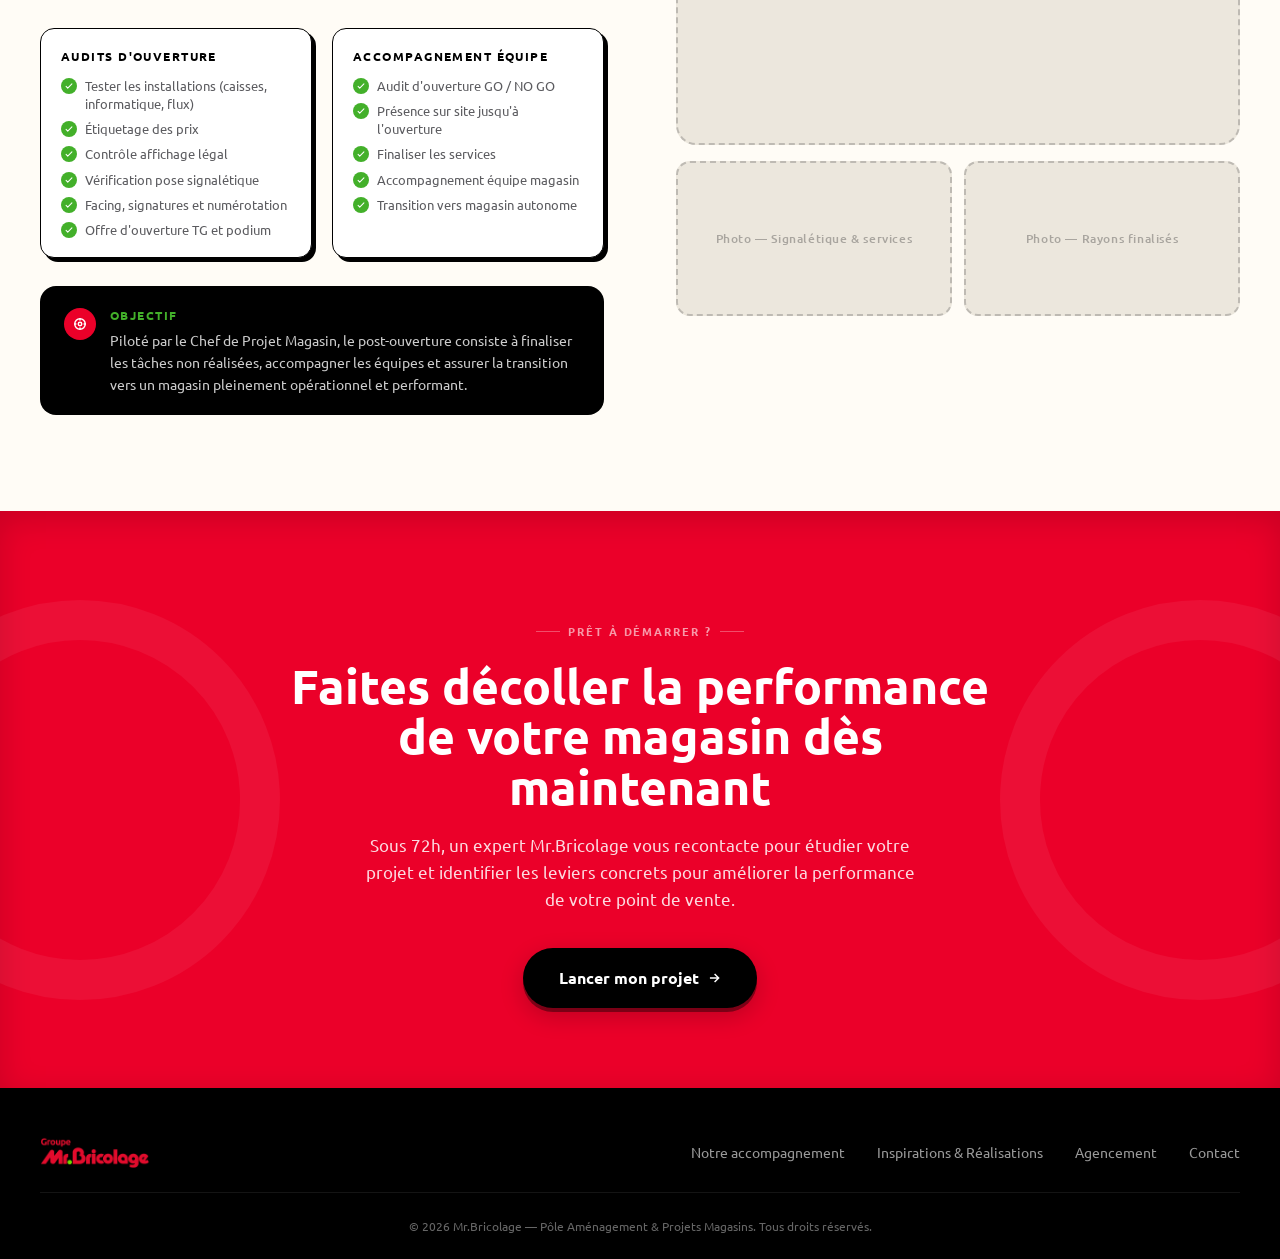
<file: accompagnement.html>
<!DOCTYPE html>
<html lang="fr" class="page-not-home">
<head>
<meta charset="UTF-8">
<meta name="viewport" content="width=device-width, initial-scale=1.0">
<title>Notre Accompagnement — Mr.Bricolage</title>
<link rel="preconnect" href="https://fonts.googleapis.com">
<link rel="preconnect" href="https://fonts.gstatic.com" crossorigin>
<link href="https://fonts.googleapis.com/css2?family=Ubuntu:wght@300;400;500;700&display=swap" rel="stylesheet">
<link rel="stylesheet" href="styles.css">

</head>
<body>

<!-- HEADER -->
<header>
  <a class="logo" href="index.html">
    <img class="logo-img" src="images/logo-gpr-mb.png" alt="Groupe MB logo">
  </a>
  <nav class="main-nav">
    <a href="accompagnement.html" class="nav-active">Notre accompagnement</a>
    <a href="#">Inspirations & Réalisations</a>
    <a href="#">Agencement</a>
    <a href="#contact">Contact</a>
  </nav>
  <img class="nav-all-mb" src="images/all-mb.png" alt="Toutes les enseignes Mr.Bricolage">
  <button class="burger" aria-label="Menu" onclick="this.classList.toggle('open'); document.getElementById('mobile-menu').classList.toggle('open')">
    <span></span><span></span><span></span>
  </button>
  <div class="mobile-menu" id="mobile-menu">
    <a href="accompagnement.html" class="nav-active">Notre accompagnement</a>
    <a href="#">Inspirations & Réalisations</a>
    <a href="#">Agencement</a>
    <a href="#contact" onclick="document.getElementById('mobile-menu').classList.remove('open'); document.querySelector('.burger').classList.remove('open')">Contact</a>
  </div>
</header>

<!-- PAGE HERO -->
<section class="page-hero">
  <div class="page-hero-grid-bg"></div>
  <div class="page-hero-inner">
    <div class="page-eyebrow">Notre méthode · 5 étapes</div>
    <h1 class="display">Un accompagnement<br><em>de A à Z</em></h1>
    <p class="page-hero-sub">Du brief marketing jusqu'à l'ouverture, chaque étape est pilotée par nos équipes pour garantir une ouverture conforme, dans les délais et à la hauteur des standards Mr.Bricolage.</p>

    <!-- Navigation timeline -->
    <nav class="timeline-nav" aria-label="Étapes du projet">
      <div class="tn-item">
        <a href="#etape-1" class="tn-step">
          <div class="tn-step-top">
            <span class="tn-num">01</span>
            <span class="tn-dur-label">2 sem.</span>
          </div>
          <span class="tn-label">Brief marketing</span>
        </a>
      </div>
      <div class="tn-item">
        <a href="#etape-2" class="tn-step">
          <div class="tn-step-top">
            <span class="tn-num">02</span>
            <span class="tn-dur-label">10 sem.</span>
          </div>
          <span class="tn-label">Avant projet</span>
        </a>
      </div>
      <div class="tn-item">
        <a href="#etape-3" class="tn-step">
          <div class="tn-step-top">
            <span class="tn-num">03</span>
            <span class="tn-dur-label">Variable</span>
          </div>
          <span class="tn-label">Travaux & aménagement</span>
        </a>
      </div>
      <div class="tn-item">
        <a href="#etape-4" class="tn-step">
          <div class="tn-step-top">
            <span class="tn-num">04</span>
            <span class="tn-dur-label">4–8 sem.</span>
          </div>
          <span class="tn-label">Déploiement opérationnel</span>
        </a>
      </div>
      <div class="tn-item">
        <a href="#etape-5" class="tn-step">
          <div class="tn-step-top">
            <span class="tn-num">05</span>
            <span class="tn-dur-label">J–2</span>
          </div>
          <span class="tn-label">Post-ouverture</span>
        </a>
      </div>
    </nav>
  </div>
</section>


<!-- ============================================================ -->
<!-- ÉTAPE 1 — BRIEF MARKETING -->
<!-- ============================================================ -->
<section class="etape" id="etape-1">
  <div class="etape-inner">

    <div class="etape-content">
      <div class="etape-header">
        <div class="etape-badge">
          <span class="etape-num-big">Étape 01</span>
          <span class="etape-duration-badge">2 semaines</span>
        </div>
        <h2 class="display etape-title">Brief <em>marketing</em></h2>
        <div class="etape-jalon">
          <strong>Jalon :</strong>&nbsp;Validation du projet par le conseil d'administration
        </div>
      </div>

      <div class="etape-role">
        <div class="etape-role-title">Rôle</div>
        <p>2 étapes de référence qui formalisent les objectifs du projet, les cibles visées, les messages clés et les livrables attendus. Il sert de support commun pour l'ensemble des équipes : projet, travaux, dessin, agencement, IV, merchandising, communication.</p>
      </div>

      <div class="etape-cols">
        <div class="etape-col-block">
          <div class="etape-col-block-title">Ambitions commerciales</div>
          <ul class="checklist">
            <li>Le business (CA, marge, trafic)</li>
            <li>L'offre</li>
            <li>L'expérience magasin</li>
            <li>La relation client</li>
            <li>La position concurrentielle</li>
          </ul>
        </div>
        <div class="etape-col-block">
          <div class="etape-col-block-title">Réunion lancement projet</div>
          <ul class="checklist">
            <li>La localisation & zone de chalandise</li>
            <li>Le profil de l'adhérent</li>
            <li>Les résultats des études de marché</li>
            <li>Le business plan</li>
            <li>Le prévisionnel financier</li>
            <li>Le macro-planning</li>
          </ul>
        </div>
      </div>

      <div class="etape-objectif">
        <div class="etape-objectif-icon">
          <svg fill="none" stroke="white" stroke-width="2.5" viewBox="0 0 24 24"><circle cx="12" cy="12" r="9"/><circle cx="12" cy="12" r="3"/><path d="M12 3v2M12 19v2M3 12h2M19 12h2" stroke-linecap="round"/></svg>
        </div>
        <div class="etape-objectif-content">
          <strong>Objectif</strong>
          <p>Assurer une exécution cohérente du projet et définir une date d'ouverture partagée. Piloté par le Développeur et le Responsable Réseau, le brief marketing marque le passage de relais vers les CPM et les équipes supports.</p>
        </div>
      </div>
    </div>

    <div class="etape-visual">
      <div class="img-placeholder">Photo — Indicateurs zone de chalandise</div>
      <div class="img-grid-2">
        <div class="img-placeholder-sm">Photo — Grille diagnostic</div>
        <div class="img-placeholder-sm">Photo — Vue aérienne site</div>
      </div>
    </div>

  </div>
</section>


<!-- ============================================================ -->
<!-- ÉTAPE 2 — AVANT PROJET -->
<!-- ============================================================ -->
<section class="etape" id="etape-2">
  <div class="etape-inner reverse">

    <div class="etape-content">
      <div class="etape-header">
        <div class="etape-badge">
          <span class="etape-num-big">Étape 02</span>
          <span class="etape-duration-badge">10 semaines</span>
        </div>
        <h2 class="display etape-title">Avant <em>projet</em></h2>
        <div class="etape-jalon">
          <strong>Jalon :</strong>&nbsp;Réunion « Lancement projet »
        </div>
      </div>

      <div class="etape-role">
        <div class="etape-role-title">Rôle</div>
        <p>Valider toutes les dimensions stratégiques, commerciales et financières avant de décider l'ouverture. Sécuriser la faisabilité du projet, aligner les acteurs sur les enjeux et garantir une préparation structurée et maîtrisée.</p>
      </div>

      <div class="etape-cols">
        <div class="etape-col-block">
          <div class="etape-col-block-title">Études & cadrage</div>
          <ul class="checklist">
            <li>Cadrage, audit & Survey IV</li>
            <li>Chiffrage & budget prévisionnel</li>
            <li>Proposition de façade</li>
            <li>Plans circulation & vente</li>
            <li>Dépôt dossier urbanisme</li>
          </ul>
        </div>
        <div class="etape-col-block">
          <div class="etape-col-block-title">Stratégie & déploiement</div>
          <ul class="checklist">
            <li>Étude SI & équipements</li>
            <li>Orientations commerciales</li>
            <li>Dynamique commerciale</li>
            <li>Communication 360°</li>
            <li>Consultation prestataires travaux</li>
          </ul>
        </div>
      </div>

      <div class="etape-objectif">
        <div class="etape-objectif-icon">
          <svg fill="none" stroke="white" stroke-width="2.5" viewBox="0 0 24 24"><circle cx="12" cy="12" r="9"/><circle cx="12" cy="12" r="3"/><path d="M12 3v2M12 19v2M3 12h2M19 12h2" stroke-linecap="round"/></svg>
        </div>
        <div class="etape-objectif-content">
          <strong>Objectif</strong>
          <p>Fournir un cadre clair et structurant, piloté conjointement par le CPM et les équipes supports. Étape obligatoire avant le passage en phase de déploiement.</p>
        </div>
      </div>
    </div>

    <div class="etape-visual">
      <div class="img-placeholder">Photo — Façade concept Mr.Bricolage</div>
      <div class="img-grid-2">
        <div class="img-placeholder-sm">Plan 2D — Circulation</div>
        <div class="img-placeholder-sm">Plan 2D — Implantation rayons</div>
      </div>
    </div>

  </div>
</section>


<!-- ============================================================ -->
<!-- ÉTAPE 3 — TRAVAUX & AMÉNAGEMENT -->
<!-- ============================================================ -->
<section class="etape" id="etape-3">
  <div class="etape-inner">

    <div class="etape-content">
      <div class="etape-header">
        <div class="etape-badge">
          <span class="etape-num-big">Étape 03</span>
          <span class="etape-duration-badge">Variable + 1 semaine</span>
        </div>
        <h2 class="display etape-title">Travaux & <em>aménagement</em></h2>
        <div class="etape-jalon">
          <strong>Jalon :</strong>&nbsp;Validation de l'avant projet ouverture
        </div>
      </div>

      <div class="etape-role">
        <div class="etape-role-title">Rôle</div>
        <p>L'ensemble des interventions nécessaires pour préparer, transformer et équiper le magasin : travaux du bâtiment, installations techniques et mise en place du mobilier d'agencement selon le parcours client défini.</p>
      </div>

      <div class="etape-cols">
        <div class="etape-col-block">
          <div class="etape-col-block-title">Les travaux</div>
          <ul class="checklist">
            <li>Autorisations administratives</li>
            <li>Conformité réglementaire</li>
            <li>Sécurité & accessibilité</li>
            <li>Éclairage, chauffage, ventilation</li>
            <li>Dispositifs de sécurité</li>
            <li>Réseau informatique</li>
          </ul>
        </div>
        <div class="etape-col-block">
          <div class="etape-col-block-title">L'aménagement</div>
          <ul class="checklist">
            <li>Préparation zone logistique</li>
            <li>Montage structure d'agencement</li>
            <li>Pose des éléments spécifiques</li>
            <li>SDB, sol, outillage, cuisine</li>
            <li>Caisse & accueil</li>
            <li>Atelier découpe, matériaux</li>
          </ul>
        </div>
      </div>

      <div class="etape-objectif">
        <div class="etape-objectif-icon">
          <svg fill="none" stroke="white" stroke-width="2.5" viewBox="0 0 24 24"><circle cx="12" cy="12" r="9"/><circle cx="12" cy="12" r="3"/><path d="M12 3v2M12 19v2M3 12h2M19 12h2" stroke-linecap="round"/></svg>
        </div>
        <div class="etape-objectif-content">
          <strong>Objectif</strong>
          <p>Piloté par le Support Technique et l'Agencement, cette étape fournit la base physique et fonctionnelle du futur magasin. Le respect du planning est impératif car l'aménagement conditionne les implantations.</p>
        </div>
      </div>
    </div>

    <div class="etape-visual">
      <div class="img-placeholder">Photo — Chantier aménagement magasin</div>
      <div class="img-grid-2">
        <div class="img-placeholder-sm">Photo — Structure gondoles</div>
        <div class="img-placeholder-sm">Photo — Registres réglementaires</div>
      </div>
    </div>

  </div>
</section>


<!-- ============================================================ -->
<!-- ÉTAPE 4 — DÉPLOIEMENT OPÉRATIONNEL -->
<!-- ============================================================ -->
<section class="etape" id="etape-4">
  <div class="etape-inner reverse">

    <div class="etape-content">
      <div class="etape-header">
        <div class="etape-badge">
          <span class="etape-num-big">Étape 04</span>
          <span class="etape-duration-badge">4 à 8 semaines</span>
        </div>
        <h2 class="display etape-title">Déploiement <em>opérationnel</em></h2>
        <div class="etape-jalon">
          <strong>Jalon :</strong>&nbsp;Fin des travaux et montage de l'agencement
        </div>
      </div>

      <div class="etape-role">
        <div class="etape-role-title">Rôle</div>
        <p>Pilotage de la mise en œuvre terrain du projet : suivi rigoureux de l'avancement, conformité aux standards concept et merchandising, gestion des ressources équipes support et prestataires.</p>
      </div>

      <div class="etape-cols">
        <div class="etape-col-block">
          <div class="etape-col-block-title">Pilotage rétroplanning</div>
          <ul class="checklist">
            <li>Organiser et piloter le rétro-planning</li>
            <li>Arbitrer les priorités opérationnelles</li>
            <li>Garantir les standards concept</li>
            <li>Superviser les flux marchandises</li>
            <li>Contrôle pose : VM, signalétique, étiquetage</li>
          </ul>
        </div>
        <div class="etape-col-block">
          <div class="etape-col-block-title">Pilotage ressources & budget</div>
          <ul class="checklist">
            <li>Communication fluide inter-équipes</li>
            <li>Coordination prestataires & fournisseurs</li>
            <li>Prise en main du site par l'équipe magasin</li>
            <li>Suivi évolution des dépenses</li>
            <li>Anticipation des écarts budgétaires</li>
          </ul>
        </div>
      </div>

      <div class="etape-objectif">
        <div class="etape-objectif-icon">
          <svg fill="none" stroke="white" stroke-width="2.5" viewBox="0 0 24 24"><circle cx="12" cy="12" r="9"/><circle cx="12" cy="12" r="3"/><path d="M12 3v2M12 19v2M3 12h2M19 12h2" stroke-linecap="round"/></svg>
        </div>
        <div class="etape-objectif-content">
          <strong>Objectif</strong>
          <p>Piloté par le Chef de Projet Magasin, le déploiement vise à sécuriser et fiabiliser l'exécution terrain afin de garantir une ouverture conforme, opérationnelle et dans les délais. Il assure également la transition vers un magasin autonome.</p>
        </div>
      </div>
    </div>

    <div class="etape-visual">
      <div class="img-placeholder">Photo — Déploiement rayons magasin</div>
      <div class="img-grid-3">
        <div class="img-placeholder-sm">Photo — Entrée magasin finalisée</div>
        <div class="img-placeholder-sm">Photo — Rayon équipé</div>
        <div class="img-placeholder-sm">Photo — Zone services</div>
      </div>
    </div>

  </div>
</section>


<!-- ============================================================ -->
<!-- ÉTAPE 5 — POST-OUVERTURE -->
<!-- ============================================================ -->
<section class="etape" id="etape-5">
  <div class="etape-inner">

    <div class="etape-content">
      <div class="etape-header">
        <div class="etape-badge">
          <span class="etape-num-big">Étape 05</span>
          <span class="etape-duration-badge">J – 2 jours</span>
        </div>
        <h2 class="display etape-title">Post-<em>ouverture</em></h2>
        <div class="etape-jalon">
          <strong>Jalon :</strong>&nbsp;Fin des implantations
        </div>
      </div>

      <div class="etape-role">
        <div class="etape-role-title">Rôle</div>
        <p>Vérifier que tout est prêt le jour J pour accueillir les clients dans les meilleures conditions. Finaliser les derniers points terrain et soutenir la montée en autonomie et en performance de l'équipe magasin.</p>
      </div>

      <div class="etape-cols">
        <div class="etape-col-block">
          <div class="etape-col-block-title">Audits d'ouverture</div>
          <ul class="checklist">
            <li>Tester les installations (caisses, informatique, flux)</li>
            <li>Étiquetage des prix</li>
            <li>Contrôle affichage légal</li>
            <li>Vérification pose signalétique</li>
            <li>Facing, signatures et numérotation</li>
            <li>Offre d'ouverture TG et podium</li>
          </ul>
        </div>
        <div class="etape-col-block">
          <div class="etape-col-block-title">Accompagnement équipe</div>
          <ul class="checklist">
            <li>Audit d'ouverture GO / NO GO</li>
            <li>Présence sur site jusqu'à l'ouverture</li>
            <li>Finaliser les services</li>
            <li>Accompagnement équipe magasin</li>
            <li>Transition vers magasin autonome</li>
          </ul>
        </div>
      </div>

      <div class="etape-objectif">
        <div class="etape-objectif-icon">
          <svg fill="none" stroke="white" stroke-width="2.5" viewBox="0 0 24 24"><circle cx="12" cy="12" r="9"/><circle cx="12" cy="12" r="3"/><path d="M12 3v2M12 19v2M3 12h2M19 12h2" stroke-linecap="round"/></svg>
        </div>
        <div class="etape-objectif-content">
          <strong>Objectif</strong>
          <p>Piloté par le Chef de Projet Magasin, le post-ouverture consiste à finaliser les tâches non réalisées, accompagner les équipes et assurer la transition vers un magasin pleinement opérationnel et performant.</p>
        </div>
      </div>
    </div>

    <div class="etape-visual">
      <div class="img-placeholder">Photo — Magasin ouvert, équipe en place</div>
      <div class="img-grid-2">
        <div class="img-placeholder-sm">Photo — Signalétique & services</div>
        <div class="img-placeholder-sm">Photo — Rayons finalisés</div>
      </div>
    </div>

  </div>
</section>


<!-- CTA BAND -->
<section class="cta-band" id="contact">

  <div class="cta-band-inner">
    <div class="cta-eyebrow">Prêt à démarrer ?</div>
    <h2>Faites décoller la performance<br>de votre magasin dès maintenant</h2>
    <p>Sous 72h, un expert Mr.Bricolage vous recontacte pour étudier votre projet et identifier les leviers concrets pour améliorer la performance de votre point de vente.</p>
    <a href="#" class="btn-cta dark large">
      Lancer mon projet
      <svg fill="none" stroke="currentColor" stroke-width="2.5" viewBox="0 0 24 24"><path d="M5 12h14M13 5l7 7-7 7"/></svg>
    </a>
  </div>
</section>

<!-- FOOTER -->
<footer>
  <div class="footer-inner">
    <img class="logo-img" src="images/logo-gpr-mb.png" alt="Groupe MB logo">
    <div class="footer-links">
      <a href="accompagnement.html">Notre accompagnement</a>
      <a href="#">Inspirations & Réalisations</a>
      <a href="#">Agencement</a>
      <a href="#contact">Contact</a>
    </div>
  </div>
  <div class="footer-bottom">
    © 2026 Mr.Bricolage — Pôle Aménagement & Projets Magasins. Tous droits réservés.
  </div>
</footer>

</body>
</html>
</file>
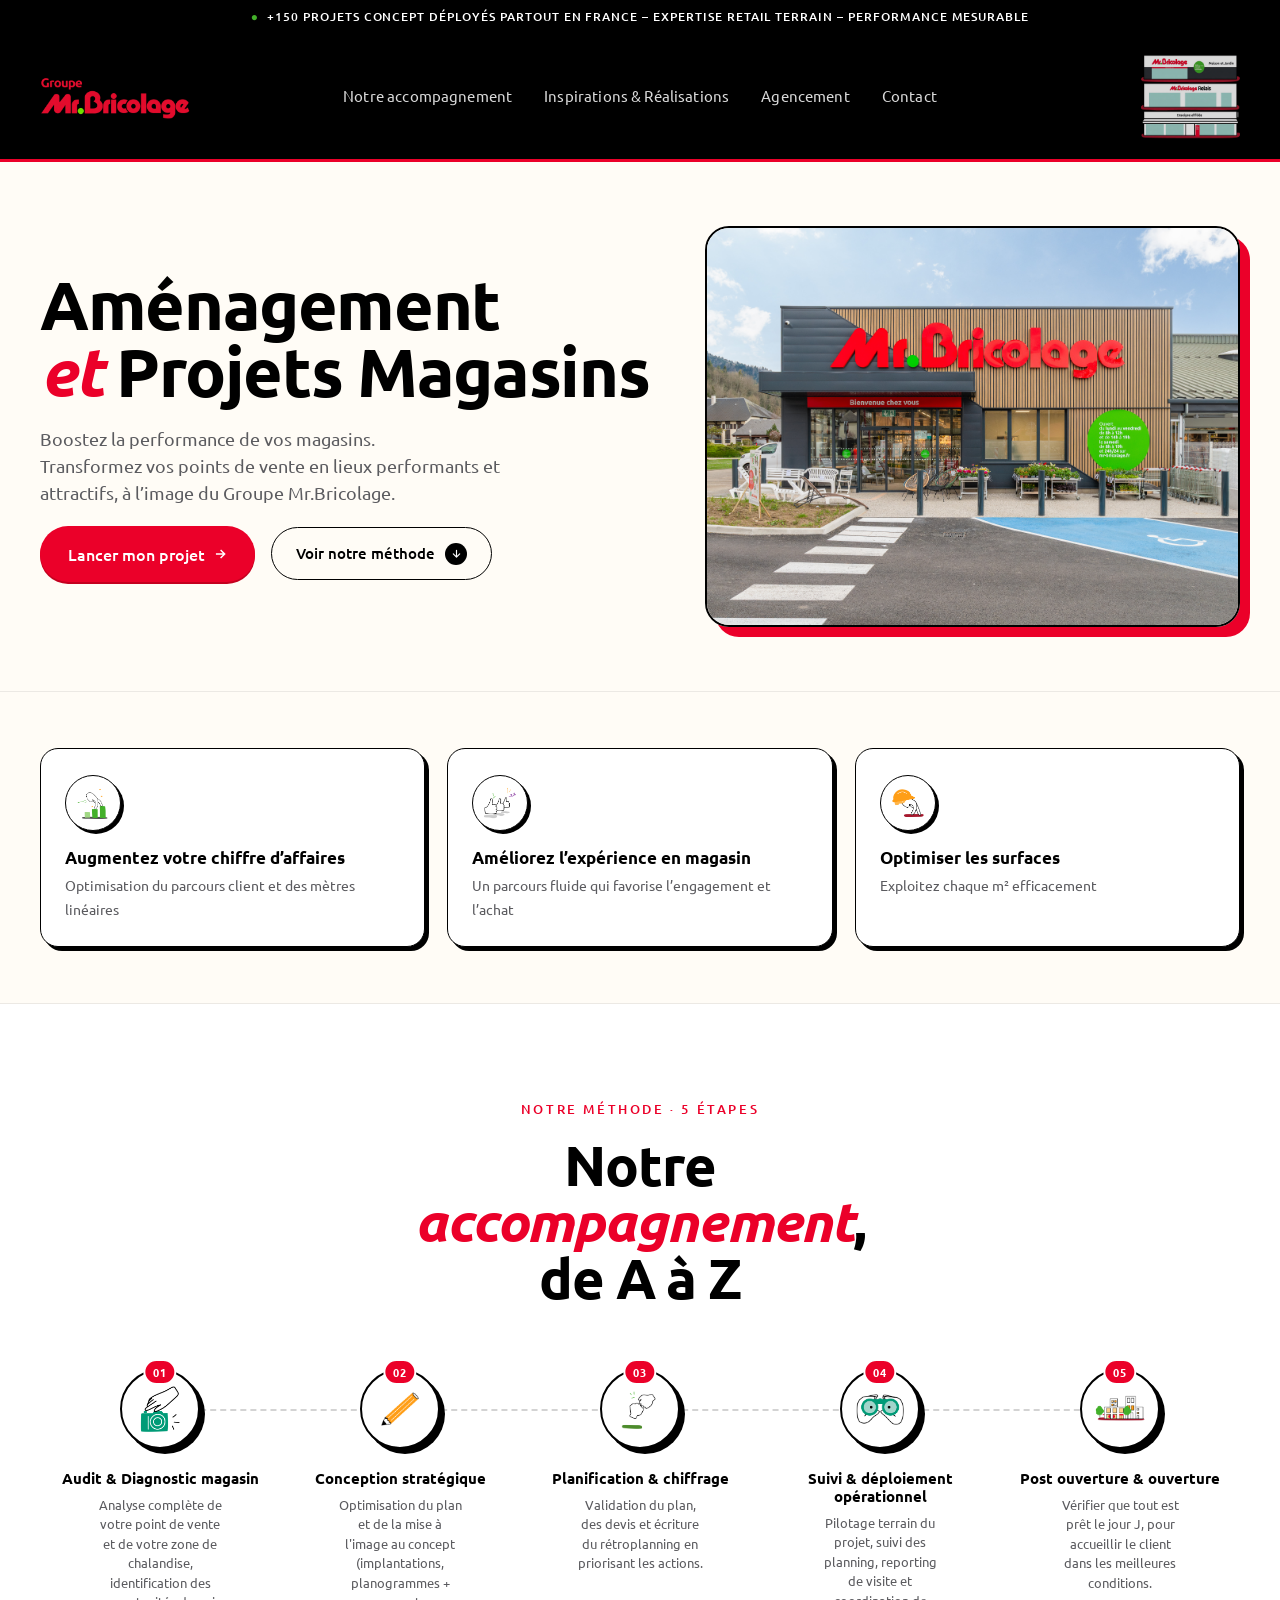
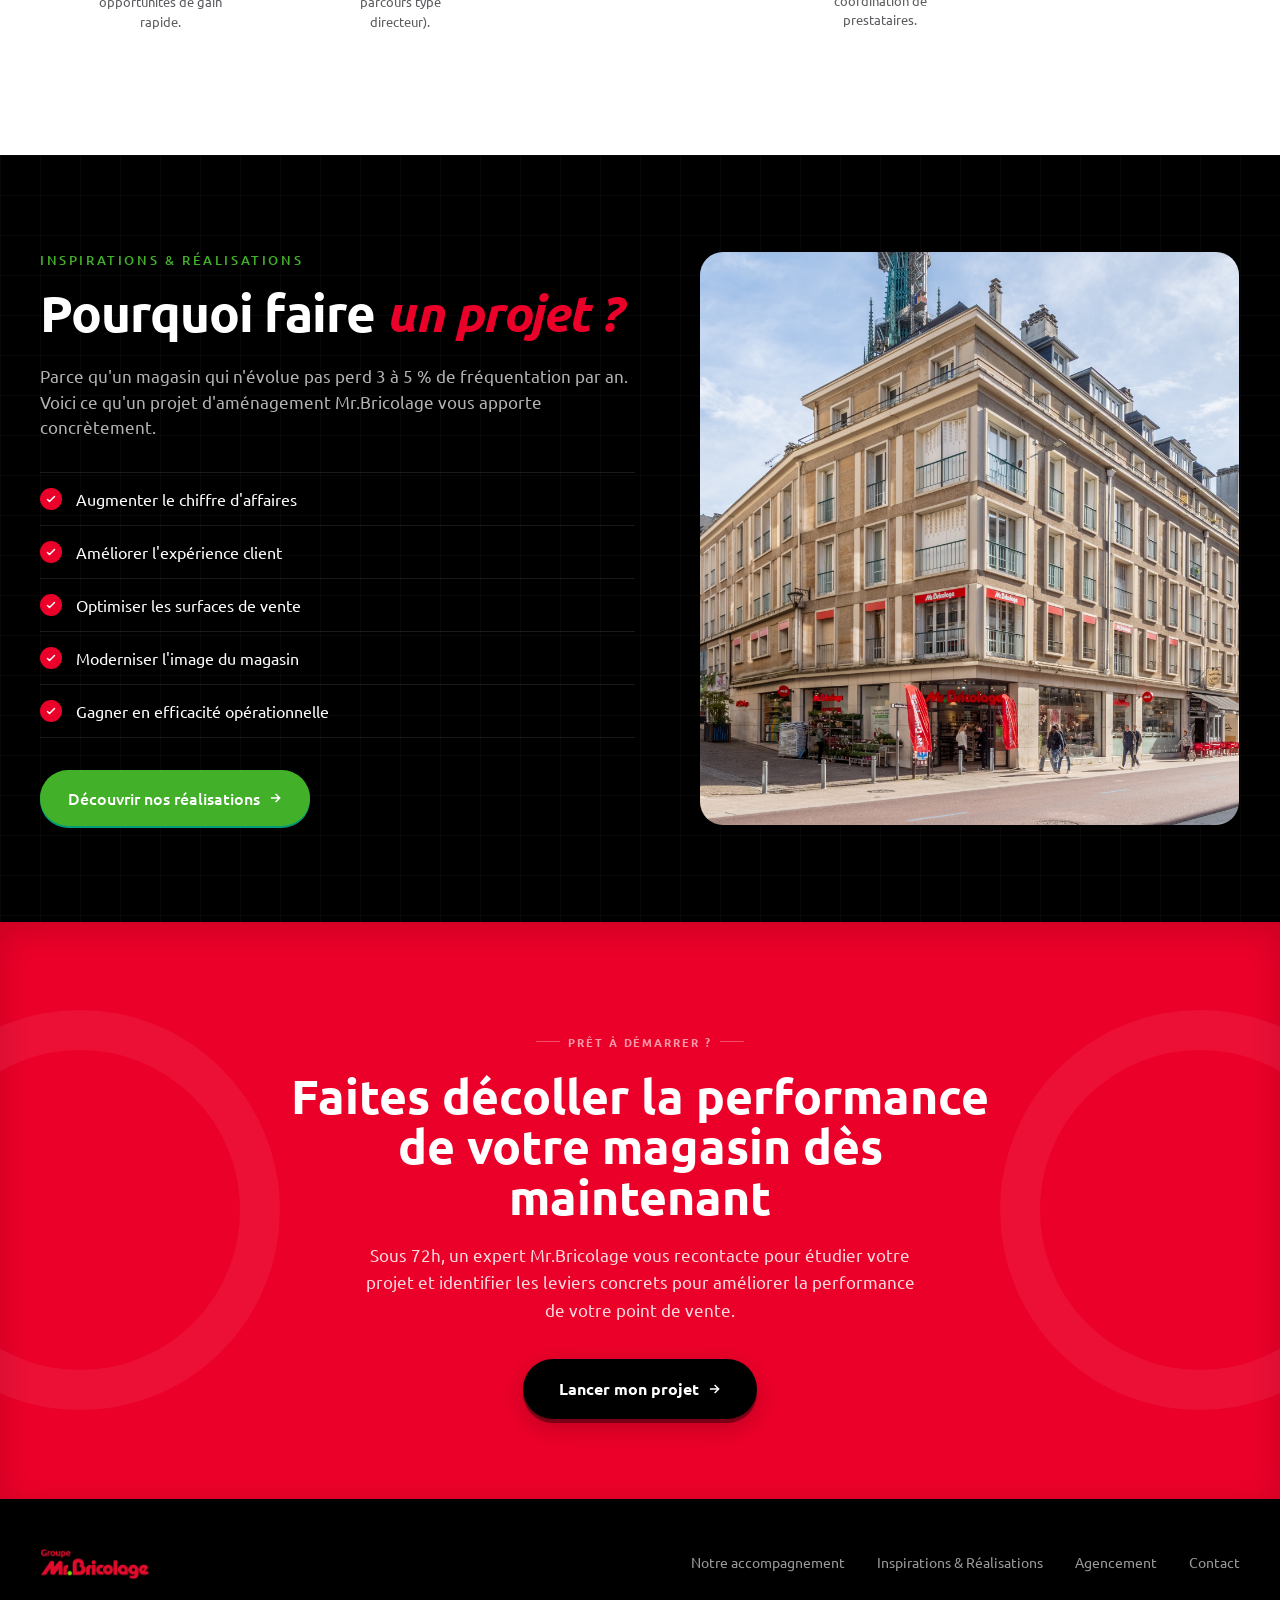
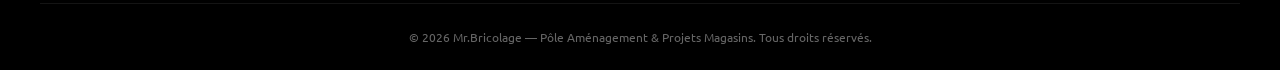
<file: index - Copie.html>
<!DOCTYPE html>
<html lang="fr" class="page-home">
<head>
<meta charset="UTF-8">
<meta name="viewport" content="width=device-width, initial-scale=1.0">
<title>Mr.Bricolage — Aménagement et Projets Magasins</title>
<link rel="preconnect" href="https://fonts.googleapis.com">
<link rel="preconnect" href="https://fonts.gstatic.com" crossorigin>
<link href="https://fonts.googleapis.com/css2?family=Ubuntu:wght@300;400;500;700&display=swap" rel="stylesheet">
<link rel="stylesheet" href="styles - Copie.css">
</head>
<body>

<!-- TOP ALERT BAR -->
<div class="alert-bar">
  <span>●</span>+150 projets concept déployés partout en France – Expertise retail terrain – Performance mesurable
</div>

<!-- HEADER -->
<header>
  <a class="logo" href="#" onclick="window.scrollTo({top: 0, behavior: 'smooth'}); return false;">
    <img class="logo-img" src="images/logo-gpr-mb.png" alt="Groupe MB logo">
  </a>
  <nav class="main-nav">
    <a href="accompagnement.html">Notre accompagnement</a>
    <a href="#">Inspirations & Réalisations</a>
    <a href="#">Agencement</a>
    <a href="#contact">Contact</a>
  </nav>
  <img class="nav-all-mb" src="images/all-mb.jpeg" alt="Toutes les enseignes Mr.Bricolage">
  <button class="burger" aria-label="Menu" onclick="this.classList.toggle('open'); document.getElementById('mobile-menu').classList.toggle('open')">
    <span></span><span></span><span></span>
  </button>
  <div class="mobile-menu" id="mobile-menu">
    <a href="accompagnement.html">Notre accompagnement</a>
    <a href="#">Inspirations & Réalisations</a>
    <a href="#">Agencement</a>
    <a href="#contact">Contact</a>
  </div>
</header>

<!-- HERO -->
<section class="hero">
  <div class="hero-grid-bg"></div>
  <div class="hero-inner">
  <div class="hero-content">
    
    <h1 class="display hero-title">
      Aménagement
      <span class="line2"><em>et</em> Projets Magasins</span>
    </h1>
    <p class="hero-subtitle">Boostez la performance de vos magasins.<br>
      Transformez vos points de vente en lieux performants et attractifs, à l’image du Groupe Mr.Bricolage.</p>
    <div class="hero-actions">
      <a href="#contact" class="btn-cta large">
        Lancer mon projet
        <svg fill="none" stroke="currentColor" stroke-width="2.5" viewBox="0 0 24 24"><path d="M5 12h14M13 5l7 7-7 7"/></svg>
      </a>
      <a href="#accompagnement" class="btn-outline">
        Voir notre méthode
        <span class="arrow-down">
          <svg fill="none" stroke="currentColor" stroke-width="2.5" viewBox="0 0 24 24"><path d="M12 5v14M5 13l7 7 7-7" stroke-linecap="round" stroke-linejoin="round"/></svg>
        </span>
      </a>
    </div>
  </div>
  
    <div class="hero-image">
      <img src="images/mb-magasin-1.jpeg" alt="Magasin Mr.Bricolage aménagé">
    </div>
  </div>
</section>

<!-- BENEFIT STRIP -->
<div class="benefit-strip">
  <div class="benefit-grid">
    <div class="benefit">
        <div class="benefit-icon">
          <img src="images\mb-evo-vert.png" alt="illustration-pièce">
        </div>
        <div class="benefit-text">
        <strong>Augmentez votre chiffre d’affaires</strong>
        <span>Optimisation du parcours client et des mètres linéaires</span>
      </div>
    </div>
    <div class="benefit">
      <div class="benefit-icon">
        <img src="images\mb-pouces.png" alt="illustration-pouces">
      </div>
      <div class="benefit-text">
        <strong>Améliorez l’expérience en magasin</strong>
        <span>Un parcours fluide qui favorise l’engagement et l’achat</span>
      </div>
    </div>
    <div class="benefit">
      <div class="benefit-icon">
        <img src="images\mb-casque.png" alt="illustration-casque">
      </div>
      <div class="benefit-text">
        <strong>Optimiser les surfaces</strong>
        <span>Exploitez chaque m² efficacement</span>
      </div>
    </div>
  </div>
</div>


<!-- NOTRE ACCOMPAGNEMENT -->
<section class="section" id="accompagnement">
  <div class="section-inner">
    <div class="section-header">
      <div class="section-eyebrow">Notre méthode · 5 étapes</div>
      <h2 class="display section-title">Notre <em>accompagnement</em>,<br>de A à Z</h2>
    </div>

    
    
  <div class="accompagnement-grid">
  <a href="accompagnement.html#etape-1" class="acc-card-link">
  <div class="acc-card">
    <div class="acc-num">01</div>
    <div class="acc-icon">
      <img src="images\mb-ap-photo1.png" alt="ilustration-jumelles">
    </div>
    <h3 class="acc-title">Audit & Diagnostic magasin</h3>
    <p class="acc-desc">Analyse complète de votre point de vente et de votre zone de chalandise, identification des opportunités de gain rapide.</p>
    <span class="acc-more">En savoir + →</span>
  </div>
  </a>

  <a href="accompagnement.html#etape-2" class="acc-card-link">
  <div class="acc-card">
    <div class="acc-num">02</div>
    <div class="acc-icon">
      <img src="images\mb-crayon.png" alt="ilustration-crayon">
    </div>
    <h3 class="acc-title">Conception stratégique</h3>
    <p class="acc-desc">Optimisation du plan et de la mise à l'image au concept (implantations, planogrammes + parcours type directeur).</p>
    <span class="acc-more">En savoir + →</span>
  </div>
  </a>

  <a href="accompagnement.html#etape-3" class="acc-card-link">
  <div class="acc-card">
    <div class="acc-num">03</div>
    <div class="acc-icon">
      <img src="images\mb-check.png" alt="ilustration-check">
    </div>  
    <h3 class="acc-title">Planification & chiffrage</h3>
    <p class="acc-desc">Validation du plan, des devis et écriture du rétroplanning en priorisant les actions.</p>
    <span class="acc-more">En savoir + →</span>
  </div>
  </a>

  <a href="accompagnement.html#etape-4" class="acc-card-link">
  <div class="acc-card">
    <div class="acc-num">04</div>
    <div class="acc-icon">
      <img src="images\mb-jumelles.png" alt="ilustration-jumelle">
    </div>
    <h3 class="acc-title">Suivi & déploiement opérationnel</h3>
    <p class="acc-desc">Pilotage terrain du projet, suivi des planning, reporting de visite et coordination de prestataires.</p>
    <span class="acc-more">En savoir + →</span>
  </div>
  </a>

  <a href="accompagnement.html#etape-5" class="acc-card-link">
  <div class="acc-card">
    <div class="acc-num">05</div>
    <div class="acc-icon">
      <img src="images\mb-magasin.png" alt="ilustration-ouverture">
    </div>
    <h3 class="acc-title">Post ouverture & ouverture</h3>
    <p class="acc-desc">Vérifier que tout est prêt le jour J, pour accueillir le client dans les meilleures conditions.</p>
    <span class="acc-more">En savoir + →</span>
  </div>
  </a>
  </div>
</section>


<!-- INSPIRATIONS & REALISATIONS - PLACEHOLDERS -->
<section class="inspirations" id="inspirations">
  <div class="inspirations-inner">
    

    <div>
      <div class="insp-eyebrow">Inspirations & Réalisations</div>
      <h2 class="display insp-title">Pourquoi faire <em>un projet&nbsp;?</em></h2>
      <p class="insp-sub">Parce qu'un magasin qui n'évolue pas perd 3 à 5 % de fréquentation par an. Voici ce qu'un projet d'aménagement Mr.Bricolage vous apporte concrètement.</p>

      <ul class="why-list">
        <li>
          <span class="check">
            <svg width="12" height="12" fill="none" stroke="white" stroke-width="3" viewBox="0 0 24 24"><path d="M5 13l4 4L19 7" stroke-linecap="round" stroke-linejoin="round"/></svg>
          </span>
          Augmenter le chiffre d'affaires
        </li>
        <li>
          <span class="check">
            <svg width="12" height="12" fill="none" stroke="white" stroke-width="3" viewBox="0 0 24 24"><path d="M5 13l4 4L19 7" stroke-linecap="round" stroke-linejoin="round"/></svg>
          </span>
          Améliorer l'expérience client
        </li>
        <li>
          <span class="check">
            <svg width="12" height="12" fill="none" stroke="white" stroke-width="3" viewBox="0 0 24 24"><path d="M5 13l4 4L19 7" stroke-linecap="round" stroke-linejoin="round"/></svg>
          </span>
          Optimiser les surfaces de vente
        </li>
        <li>
          <span class="check">
            <svg width="12" height="12" fill="none" stroke="white" stroke-width="3" viewBox="0 0 24 24"><path d="M5 13l4 4L19 7" stroke-linecap="round" stroke-linejoin="round"/></svg>
          </span>
          Moderniser l'image du magasin
        </li>
        <li>
          <span class="check">
            <svg width="12" height="12" fill="none" stroke="white" stroke-width="3" viewBox="0 0 24 24"><path d="M5 13l4 4L19 7" stroke-linecap="round" stroke-linejoin="round"/></svg>
          </span>
          Gagner en efficacité opérationnelle
        </li>
      </ul>

      <a href="#contact" class="btn-cta green large">
        Découvrir nos réalisations
        <svg fill="none" stroke="currentColor" stroke-width="2.5" viewBox="0 0 24 24"><path d="M5 12h14M13 5l7 7-7 7"/></svg>
      </a>
    </div>
    <div class="insp-image">
      <img src="images\mb-magasin-2.jpeg" alt="Magasin Mr.Bricolage aménagé">
    </div>
  </div>
</section>

<!-- CTA BAND -->
<section class="cta-band" id="contact">

  <div class="cta-band-inner">
    <div class="cta-eyebrow">Prêt à démarrer ?</div>
    <h2>Faites décoller la performance<br>de votre magasin dès maintenant</h2>
    <p>Sous 72h, un expert Mr.Bricolage vous recontacte pour étudier votre projet et identifier les leviers concrets pour améliorer la performance de votre point de vente.</p>
    <a href="#" class="btn-cta dark large">
      Lancer mon projet
      <svg fill="none" stroke="currentColor" stroke-width="2.5" viewBox="0 0 24 24"><path d="M5 12h14M13 5l7 7-7 7"/></svg>
    </a>
  </div>
</section>

<!-- FOOTER -->
<footer>
  <div class="footer-inner">
    <img class="logo-img" src="images\logo-gpr-mb.png" alt="Groupe MB logo">
    <div class="footer-links">
      <a href="accompagnement.html">Notre accompagnement</a>
      <a href="#">Inspirations & Réalisations</a>
      <a href="#">Agencement</a>
      <a href="#contact">Contact</a>
    </div>
  </div>
  <div class="footer-bottom">
    © 2026 Mr.Bricolage — Pôle Aménagement & Projets Magasins. Tous droits réservés.
  </div>
</footer>

</body>
</html>
</file>
<file: styles.css>
:root {
  --brico-red: #eb0029;
  --brico-red-dark: #C4001F;
  --brico-green: #43b02a;
  --brico-green-dark: #009b77;
  --brico-black: #000000;
  --brico-cream: #FFFFFF;
  --brico-paper: #FFFCF6;
  --brico-grey: #5B5B5F;
  --brico-grey-light: #ECE7DD;
}

* { box-sizing: border-box; margin: 0; padding: 0; }
html { scroll-behavior: smooth; }

body {
  font-family: 'Ubuntu', sans-serif;
  background: var(--brico-cream);
  color: var(--brico-black);
  line-height: 1.5;
  overflow-x: hidden;
  -webkit-font-smoothing: antialiased;
}

.display { font-weight: 700; letter-spacing: -0.02em; }

/* ALERT BAR */
.alert-bar {
  background: var(--brico-black);
  color: white;
  font-size: 12px;
  padding: 8px 0;
  text-align: center;
  letter-spacing: 0.08em;
  text-transform: uppercase;
  font-weight: 500;
}
.alert-bar span { color: var(--brico-green); margin-right: 8px; }
.page-not-home .alert-bar { display: none; }

/* HEADER */
header {
  background: var(--brico-black);
  padding: 20px 40px;
  display: flex;
  align-items: center;
  justify-content: space-between;
  position: sticky;
  top: 0;
  z-index: 100;
  border-bottom: 3px solid var(--brico-red);
}
.logo {
  display: flex;
  align-items: center;
  cursor: pointer;
  text-decoration: none;
  transition: opacity 0.2s;
}
.logo:hover { opacity: 0.8; }
.logo-img { height: 44px; display: block; }

nav.main-nav {
  position: absolute;
  left: 50%;
  transform: translateX(-50%);
  display: flex;
  align-items: center;
  gap: 32px;
}
nav.main-nav a {
  color: rgba(255,255,255,0.85);
  text-decoration: none;
  font-weight: 400;
  font-size: 15px;
  letter-spacing: 0.01em;
  transition: color 0.2s;
  position: relative;
}
nav.main-nav a:hover { color: white; }
nav.main-nav a:hover::after,
nav.main-nav a.nav-active::after {
  content: '';
  position: absolute;
  bottom: -6px;
  left: 0;
  right: 0;
  height: 2px;
  background: var(--brico-green);
}
nav.main-nav a.nav-active { color: white; }

.nav-all-mb {
  height: 85px;
  max-height: 100%;
  object-fit: contain;
  opacity: 0.85;
  margin-left: 8px;
  transition: opacity 0.2s;
}
.nav-all-mb:hover { opacity: 1; }

.burger {
  display: none;
  flex-direction: column;
  justify-content: center;
  gap: 5px;
  background: none;
  border: 1.5px solid rgba(255,255,255,0.3);
  border-radius: 8px;
  padding: 8px 10px;
  cursor: pointer;
}
.burger span {
  display: block;
  width: 20px;
  height: 2px;
  background: white;
  border-radius: 2px;
  transition: all 0.25s ease;
  transform-origin: center;
}
.burger.open span:nth-child(1) { transform: translateY(7px) rotate(45deg); }
.burger.open span:nth-child(2) { opacity: 0; transform: scaleX(0); }
.burger.open span:nth-child(3) { transform: translateY(-7px) rotate(-45deg); }

.mobile-menu {
  display: none;
  position: absolute;
  top: 100%;
  left: 0;
  right: 0;
  background: var(--brico-black);
  border-top: 1px solid rgba(255,255,255,0.08);
  border-bottom: 3px solid var(--brico-red);
  flex-direction: column;
  padding: 8px 0;
  z-index: 99;
}
.mobile-menu.open { display: flex; }
.mobile-menu a {
  color: rgba(255,255,255,0.85);
  text-decoration: none;
  font-size: 15px;
  font-weight: 400;
  padding: 14px 24px;
  border-bottom: 1px solid rgba(255,255,255,0.06);
  transition: background 0.15s, color 0.15s;
}
.mobile-menu a:last-child { border-bottom: none; }
.mobile-menu a:hover { background: rgba(255,255,255,0.05); color: white; }

@media (max-width: 980px) {
  nav.main-nav { display: none; }
  .nav-all-mb { display: none; }
  .burger { display: flex; }
  header { padding: 12px 20px; }
}

/* BOUTONS */
.btn-cta {
  background: var(--brico-red);
  color: white;
  padding: 12px 22px;
  border: none;
  border-radius: 999px;
  font-family: 'Ubuntu', sans-serif;
  font-weight: 500;
  font-size: 14px;
  cursor: pointer;
  text-decoration: none;
  display: inline-flex;
  align-items: center;
  gap: 8px;
  transition: all 0.2s;
  box-shadow: 0 2px 0 var(--brico-red-dark);
}
.btn-cta:hover {
  transform: translateY(-1px);
  box-shadow: 0 4px 0 var(--brico-red-dark);
  background: #FF1A38;
}
.btn-cta:active {
  transform: translateY(2px);
  box-shadow: 0 0 0 var(--brico-red-dark);
}
.btn-cta svg { width: 14px; height: 14px; }
.btn-cta.large { padding: 16px 28px; font-size: 16px; }

.btn-cta.green {
  background: var(--brico-green);
  box-shadow: 0 2px 0 var(--brico-green-dark);
}
.btn-cta.green:hover {
  background: #4FC033;
  box-shadow: 0 4px 0 var(--brico-green-dark);
}

.btn-cta.dark {
  background: var(--brico-black);
  box-shadow: 0 4px 0 rgba(0,0,0,0.4), 0 8px 24px rgba(0,0,0,0.2);
  padding: 18px 36px;
  font-size: 16px;
  font-weight: 700;
}
.btn-cta.dark:hover {
  background: #1a1a1a;
  transform: translateY(-2px);
  box-shadow: 0 6px 0 rgba(0,0,0,0.4), 0 12px 32px rgba(0,0,0,0.25);
}

.btn-outline {
  background: transparent;
  color: var(--brico-black);
  padding: 14px 24px;
  border: 1.5px solid var(--brico-black);
  border-radius: 999px;
  font-family: 'Ubuntu', sans-serif;
  font-weight: 500;
  font-size: 15px;
  cursor: pointer;
  text-decoration: none;
  display: inline-flex;
  align-items: center;
  gap: 10px;
  transition: all 0.25s ease;
}
.btn-outline .arrow-down {
  width: 22px;
  height: 22px;
  border-radius: 50%;
  background: var(--brico-black);
  color: white;
  display: grid;
  place-items: center;
  transition: background 0.25s ease, transform 0.25s ease;
}
.btn-outline .arrow-down svg { width: 11px; height: 11px; }
.btn-outline:hover { background: var(--brico-black); color: white; }
.btn-outline:hover .arrow-down { background: var(--brico-green); transform: translateY(3px); }

/* HERO */
.hero {
  background: var(--brico-paper);
  padding: 0 40px 64px;
  position: relative;
}

.hero-inner {
  max-width: 1280px;
  margin: 0 auto;
  display: grid;
  grid-template-columns: 1fr 1fr;
  gap: 56px;
  align-items: center;
  padding-top: 64px;
}
.hero-content {
  display: flex;
  flex-direction: column;
  align-items: flex-start;
  gap: 20px;
}
.hero-title {
  font-size: clamp(38px, 5.5vw, 68px);
  line-height: 0.98;
  margin: 0;
}
.hero-title .line2 { display: block; white-space: nowrap; }
.hero-title .line2 em { font-style: italic; color: var(--brico-red); font-weight: 700; }
.hero-subtitle {
  font-size: 18px;
  color: var(--brico-grey);
  max-width: 520px;
  line-height: 1.5;
  margin: 0;
}
.hero-actions { display: flex; align-items: center; gap: 16px; flex-wrap: wrap; margin: 0; }
.hero-image {
  position: relative;
  width: 100%;
  aspect-ratio: 4 / 3;
  border-radius: 24px;
  border: 2px solid var(--brico-black);
  box-shadow: 10px 10px 0 var(--brico-red);
  overflow: hidden;
  flex-shrink: 0;
}
.hero-image img { width: 100%; height: 100%; object-fit: cover; display: block; }

@media (max-width: 980px) {
  .hero { padding: 0 14px 48px; }
  .hero-inner { grid-template-columns: 1fr; padding-top: 48px; gap: 36px; }
  .hero-image { aspect-ratio: 16 / 9; max-width: 560px; margin: 0 auto; box-shadow: 6px 6px 0 var(--brico-red); }
  .hero-actions { flex-direction: column; align-items: stretch; gap: 12px; }
  .hero-actions a { justify-content: center; }
}

/* BENEFIT STRIP */
.benefit-strip {
  background: var(--brico-paper);

  padding: clamp(1px, 5vw, 26px) 40px;
}

.benefit-grid {
  max-width: 1280px;
  margin: 0 auto;
  display: grid;
  grid-template-columns: repeat(3, 1fr);
  gap: 22px;
}
.benefit {
  display: flex;
  flex-direction: column;
  gap: 16px;
  background: var(--brico-cream);
  border: 2px solid rgb(0, 0, 0);
  border-radius: 28px;
  padding: 26px 24px;
  transition: transform 0.25s ease, box-shadow 0.25s ease;
}
.benefit:hover { transform: translate(-3px, -3px); box-shadow: 7px 7px 0 var(--brico-red); }
.benefit-icon {
  width: 56px;
  height: 56px;
  flex-shrink: 0;
  background: white;
  border: 1.5px solid var(--brico-black);
  border-radius: 50%;
  display: grid;
  place-items: center;
  box-shadow: 3px 3px 0 var(--brico-black);
  transition: background 0.25s ease;
}

.benefit-icon img { width: 32px; height: 32px; object-fit: contain; }
.benefit-text strong {
  font-weight: 700;
  font-size: 17px;
  display: block;
  margin-bottom: 4px;
  line-height: 1.25;
  color: var(--brico-black);
}
.benefit-text span { color: rgb(75, 75, 75); font-size: 14px; line-height: 1.5; }

@media (max-width: 980px) {
  .benefit-strip { padding: 28px 24px; }
  .benefit-grid { grid-template-columns: 1fr; gap: 16px; }
}

/* SECTION */
.section { padding: 96px 40px; position: relative; background: var(--brico-paper); }
.section-inner { max-width: 1280px; margin: 0 auto; }
.section-header { text-align: center; margin-bottom: 64px; }
.section-eyebrow {
  color: var(--brico-red);
  font-weight: 500;
  text-transform: uppercase;
  letter-spacing: 0.2em;
  font-size: 13px;
  margin-bottom: 16px;
}
.section-title {
  font-size: clamp(36px, 4.5vw, 56px);
  line-height: 1;
  max-width: 18ch;
  margin: 0 auto;
}
.section-title em { color: var(--brico-red); font-style: italic; }

@media (max-width: 980px) {
  .section { padding: 64px 24px; }
}

/* TIMELINE ACCOMPAGNEMENT (accueil) */
.accompagnement-grid {
  display: grid;
  grid-template-columns: repeat(5, 1fr);
  gap: 0;
  position: relative;
}
.accompagnement-grid::before {
  content: '';
  position: absolute;
  top: 40px;
  left: calc(10%);
  right: calc(10%);
  border-top: 2px dashed rgba(14,14,16,0.18);
  z-index: 0;
  pointer-events: none;
}
.acc-card-link {
  text-decoration: none;
  display: flex;
  flex-direction: column;
  align-items: center;
  text-align: center;
  padding: 0 12px;
  color: inherit;
  position: relative;
  z-index: 1;
}
.acc-card {
  background: transparent;
  border: none;
  padding: 0;
  box-shadow: none;
  display: flex;
  flex-direction: column;
  align-items: center;
  text-align: center;
  width: 100%;
}
.acc-num {
  position: absolute;
  top: -10px;
  left: 50%;
  transform: translateX(-50%);
  background: var(--brico-red);
  color: white;
  font-size: 11px;
  font-weight: 700;
  letter-spacing: 0.06em;
  padding: 3px 8px;
  border-radius: 999px;
  border: 2px solid white;
  z-index: 2;
  white-space: nowrap;
}
.acc-icon {
  width: 80px;
  height: 80px;
  background: white;
  border: 2px solid var(--brico-black);
  border-radius: 50%;
  display: grid;
  place-items: center;
  margin-bottom: 20px;
  position: relative;
  box-shadow: 5px 5px 0 var(--brico-black);
  transition: transform 0.25s ease, box-shadow 0.25s ease;
  flex-shrink: 0;
}
.acc-card-link:hover .acc-icon {
  transform: translateY(-4px);
  box-shadow: 7px 7px 0 var(--brico-red);
}
.acc-icon img { width: 42px; height: 42px; object-fit: contain; }

.acc-card-link:nth-child(1) .acc-icon img { width: 48px; height: 48px; }
.acc-card-link:nth-child(2) .acc-icon img { width: 52px; height: 52px; }
.acc-card-link:nth-child(3) .acc-icon img { width: 52px; height: 52px; }
.acc-card-link:nth-child(4) .acc-icon img { width: 52px; height: 52px; }
.acc-card-link:nth-child(5) .acc-icon img { width: 52px; height: 52px; }

.acc-title {
  font-weight: 700;
  font-size: 15px;
  margin-bottom: 8px;
  line-height: 1.2;
}
.acc-desc {
  color: var(--brico-grey);
  font-size: 13px;
  line-height: 1.5;
  max-width: 18ch;
}
.acc-more {
  margin-top: 10px;
  font-size: 12px;
  font-weight: 700;
  text-transform: uppercase;
  letter-spacing: 0.1em;
  color: var(--brico-red);
  opacity: 0;
  transform: translateY(4px);
  transition: opacity 0.25s ease, transform 0.25s ease;
}
.acc-card-link:hover .acc-more { opacity: 1; transform: translateY(0); }

@media (max-width: 1200px) {
  .accompagnement-grid { grid-template-columns: repeat(3, 1fr); gap: 40px 0; }
  .accompagnement-grid::before { display: none; }
}
@media (max-width: 980px) {
  .accompagnement-grid {
    grid-template-columns: 1fr;
    gap: 36px;
  }
  .accompagnement-grid::before {
    top: 0;
    bottom: 0;
    left: 39px;
    right: auto;
    border-top: none;
    border-left: 2px dashed rgba(14,14,16,0.18);
    width: auto;
  }
  .acc-card-link {
    flex-direction: row;
    text-align: left;
    gap: 20px;
    align-items: flex-start;
  }
  .acc-card { align-items: flex-start; text-align: left; }
  .acc-icon {
    position: relative;
    width: 78px;
    height: 78px;
    margin-bottom: 0;
    flex-shrink: 0;
    transform: translateY(-12px);
  }
  .acc-num {
    top: -8px;
    left: -8px;
    transform: none;
  }
  .acc-card-link:nth-child(1) .acc-icon img { width: 40px; height: 40px; }
  .acc-card-link:nth-child(2) .acc-icon img { width: 44px; height: 44px; }
  .acc-card-link:nth-child(3) .acc-icon img { width: 44px; height: 44px; }
  .acc-card-link:nth-child(4) .acc-icon img { width: 44px; height: 44px; }
  .acc-card-link:nth-child(5) .acc-icon img { width: 44px; height: 44px; }
  .acc-title { font-size: 16px; }
  .acc-desc { max-width: none; }
  .acc-more { opacity: 1; transform: none; }
}

/* INSPIRATIONS */
.inspirations {
  background: var(--brico-black);
  color: white;
  padding: 96px 40px;
  position: relative;
  overflow: hidden;
  border-top: 3px solid var(--brico-red);
}
.inspirations::before {
  content: '';
  position: absolute;
  inset: 0;
  background-image:
    linear-gradient(rgba(255,255,255,0.03) 1px, transparent 1px),
    linear-gradient(90deg, rgba(255,255,255,0.03) 1px, transparent 1px);
  background-size: 40px 40px;
  pointer-events: none;
}
.inspirations-inner {
  max-width: 1280px;
  margin: 0 auto;
  display: grid;
  grid-template-columns: 1.1fr 1fr;
  gap: 64px;
  align-items: center;
  position: relative;
}
.insp-eyebrow {
  color: var(--brico-green);
  font-weight: 500;
  text-transform: uppercase;
  letter-spacing: 0.2em;
  font-size: 13px;
  margin-bottom: 16px;
}
.insp-title { font-size: clamp(36px, 4vw, 52px); line-height: 1; margin-bottom: 24px; }
.insp-title em { color: var(--brico-red); font-style: italic; }
.insp-sub { color: rgba(255,255,255,0.7); font-size: 17px; margin-bottom: 32px; line-height: 1.5; }

.why-list { list-style: none; margin-bottom: 32px; }
.why-list li {
  display: flex;
  align-items: flex-start;
  gap: 14px;
  padding: 14px 0;
  border-top: 1px solid rgba(255,255,255,0.1);
  font-size: 16px;
}
.why-list li:last-child { border-bottom: 1px solid rgba(255,255,255,0.1); }
.why-list .check {
  width: 22px;
  height: 22px;
  border-radius: 50%;
  background: var(--brico-red);
  flex-shrink: 0;
  display: grid;
  place-items: center;
  margin-top: 1px;
}

.insp-image {
  position: relative;
  width: 100%;
  height: 100%;
  min-height: 500px;
  border: 1.5px solid var(--brico-black);
  border-radius: 24px;
  overflow: hidden;
  transition: all 0.3s cubic-bezier(0.4, 0, 0.2, 1);
}
.insp-image:hover { transform: translate(-4px, -4px); box-shadow: 12px 12px 0 var(--brico-red); }
.insp-image img { width: 100%; height: 100%; object-fit: cover; display: block; }

@media (max-width: 980px) {
  .inspirations { padding: 64px 24px; }
  .inspirations-inner { grid-template-columns: 1fr; gap: 40px; }
  .insp-image { min-height: 380px; }
}

/* CTA BAND */
.cta-band {
  background: var(--brico-red);
  color: white;
  padding: 64px 40px 80px;
  text-align: center;
  position: relative;
  overflow: hidden;
  box-shadow: inset 0 8px 32px rgba(0,0,0,0.15);
}
.cta-band::before, .cta-band::after {
  content: '';
  position: absolute;
  top: 50%;
  width: 320px;
  height: 320px;
  border: 40px solid rgba(255,255,255,0.06);
  border-radius: 50%;
  transform: translateY(-50%);
}
.cta-band::before { left: -120px; }
.cta-band::after { right: -120px; }
.cta-eyebrow {
  display: inline-flex;
  align-items: center;
  gap: 8px;
  font-size: 11px;
  font-weight: 600;
  text-transform: uppercase;
  letter-spacing: 0.18em;
  color: rgba(255,255,255,0.6);
  margin-bottom: 20px;
  margin-top: 48px;
}
.cta-eyebrow::before, .cta-eyebrow::after {
  content: '';
  width: 24px;
  height: 1px;
  background: rgba(255,255,255,0.3);
}
.cta-band-inner { max-width: 720px; margin: 0 auto; position: relative; z-index: 10; }
.cta-band h2 {
  font-weight: 700;
  font-size: clamp(32px, 4vw, 48px);
  line-height: 1.05;
  margin-bottom: 20px;
}
.cta-band p {
  font-size: 17px;
  opacity: 0.85;
  margin-bottom: 36px;
  line-height: 1.6;
  max-width: 560px;
  margin-left: auto;
  margin-right: auto;
}

@media (max-width: 980px) {
  .cta-band { padding: 64px 24px; }
}

/* FOOTER */
footer {
  background: var(--brico-black);
  color: rgba(255,255,255,0.6);
  padding: 48px 40px 24px;
  font-size: 14px;
}
.footer-inner {
  max-width: 1280px;
  margin: 0 auto;
  display: flex;
  justify-content: space-between;
  align-items: center;
  flex-wrap: wrap;
  gap: 24px;
  padding-bottom: 24px;
  border-bottom: 1px solid rgba(255,255,255,0.08);
  margin-bottom: 24px;
}
.footer-inner img { height: 32px; }
.footer-links { display: flex; gap: 32px; flex-wrap: wrap; }
.footer-links a { color: rgba(255,255,255,0.6); text-decoration: none; transition: color 0.2s; }
.footer-links a:hover { color: white; }
.footer-bottom {
  max-width: 1280px;
  margin: 0 auto;
  text-align: center;
  font-size: 12px;
  color: rgba(255,255,255,0.4);
}

@media (max-width: 600px) {
  .footer-inner { flex-direction: column; text-align: center; }
}

/* PAGE ACCOMPAGNEMENT — HERO */
.page-hero {
  background-image: url('images/acc-head.jpg');
  background-size: cover;
  background-position: center 30%;
  background-repeat: no-repeat;
  padding: 60px 40px;
  position: relative;
}
.page-hero::before {
  content: '';
  position: absolute;
  inset: 0;
  background: linear-gradient(to right, rgba(0,0,0,0.72) 0%, rgba(0,0,0,0.50) 55%, rgba(0,0,0,0.10) 100%);
  z-index: 1;
}
.page-hero-grid-bg { display: none; }
.page-hero-inner {
  max-width: 1280px;
  margin: 0 auto;
  position: relative;
  z-index: 2;
}
.page-eyebrow {
  display: inline-flex;
  align-items: center;
  gap: 10px;
  background: rgba(255,255,255,0.10);
  backdrop-filter: blur(6px);
  -webkit-backdrop-filter: blur(6px);
  border: 1.5px solid rgba(255,255,255,0.22);
  color: white;
  padding: 6px 14px;
  border-radius: 999px;
  font-size: 12px;
  font-weight: 500;
  text-transform: uppercase;
  letter-spacing: 0.1em;
  margin-bottom: 24px;
}
.page-eyebrow::before {
  content: '';
  width: 8px;
  height: 8px;
  background: var(--brico-red);
  border-radius: 50%;
  box-shadow: 0 0 0 3px rgba(235,0,41,0.15);
}
.page-hero h1 {
  font-size: clamp(36px, 5vw, 64px);
  line-height: 0.98;
  margin-bottom: 20px;
  max-width: 18ch;
  color: white;
}
.page-hero h1 em { font-style: italic; color: var(--brico-red); }
.page-hero-sub {
  font-size: 18px;
  color: rgba(227,224,224,0.94);
  max-width: 580px;
  line-height: 1.55;
  margin-bottom: 62px;
}

@media (max-width: 980px) {
  .page-hero { padding: 56px 24px 48px; }
  .page-hero-sub { margin-bottom: 40px; }
}

/* TIMELINE NAV (page accompagnement) */
.timeline-nav {
  display: grid;
  grid-template-columns: repeat(5, 1fr);
  gap: 10px;
}
.tn-connector { display: none; }
.tn-duration { display: none; }
.tn-item { display: flex; }
.tn-item:nth-child(2) { transform: none; }
.tn-item:nth-child(4) { transform: none; }
.tn-item::after { display: none; }

.tn-step {
  display: flex;
  flex-direction: column;
  gap: 6px;
  text-decoration: none;
  padding: 12px 16px;
  background: rgba(255,255,255,0.10);
  backdrop-filter: blur(6px);
  -webkit-backdrop-filter: blur(6px);
  border: 1.5px solid rgba(255,255,255,0.22);
  border-radius: 12px;
  color: white;
  font-size: 14px;
  font-weight: 500;
  width: 100%;
  transition: transform 0.22s ease, background 0.22s ease, border-color 0.22s ease;
}
.tn-step:hover {
  transform: translateY(-4px);
  background: rgba(0,0,0,0.45);
  border-color: var(--brico-red);
}
.tn-step::before { display: none; }
.tn-step-top {
  display: flex;
  align-items: center;
  justify-content: space-between;
}
.tn-num {
  width: 24px;
  height: 24px;
  border-radius: 50%;
  background: var(--brico-red);
  border: none;
  display: grid;
  place-items: center;
  font-size: 11px;
  font-weight: 700;
  color: white;
  flex-shrink: 0;
}
.tn-dur-label {
  font-size: 10px;
  font-weight: 700;
  text-transform: uppercase;
  letter-spacing: 0.07em;
  color: rgba(255,255,255,0.55);
}
.tn-label {
  font-size: 13px;
  font-weight: 600;
  line-height: 1.25;
  color: white;
}

@media (max-width: 980px) {
  .timeline-nav { grid-template-columns: repeat(2, 1fr); gap: 10px; }
}
@media (max-width: 560px) {
  .timeline-nav { grid-template-columns: 1fr; gap: 8px; }
}

/* ÉTAPES (page accompagnement) */
.etape { padding: 96px 40px; position: relative; }
.etape:nth-child(odd) { background: var(--brico-paper); }
.etape:nth-child(even) {
  background: white;
  border-top: 1px solid rgba(14,14,16,0.07);
  border-bottom: 1px solid rgba(14,14,16,0.07);
}
.etape-inner {
  max-width: 1280px;
  margin: 0 auto;
  display: grid;
  grid-template-columns: 1fr 1fr;
  gap: 72px;
  align-items: start;
}
.etape-inner.reverse { direction: rtl; }
.etape-inner.reverse > * { direction: ltr; }

.etape-header { margin-bottom: 36px; }
.etape-badge { display: inline-flex; align-items: center; gap: 10px; margin-bottom: 20px; }
.etape-num-big {
  font-size: 13px;
  font-weight: 700;
  letter-spacing: 0.12em;
  text-transform: uppercase;
  color: var(--brico-grey);
}
.etape-duration-badge {
  background: var(--brico-black);
  color: white;
  font-size: 11px;
  font-weight: 500;
  padding: 4px 12px;
  border-radius: 999px;
  letter-spacing: 0.06em;
  display: inline-flex;
  align-items: center;
  gap: 6px;
}
.etape-duration-badge::before {
  content: '';
  width: 6px;
  height: 6px;
  background: var(--brico-green);
  border-radius: 50%;
}
.etape-title { font-size: clamp(28px, 3.5vw, 44px); font-weight: 700; line-height: 1; margin-bottom: 12px; }
.etape-title em { color: var(--brico-red); font-style: italic; }
.etape-jalon {
  display: inline-flex;
  align-items: flex-start;
  gap: 10px;
  background: rgba(235,0,41,0.06);
  border: 1px solid rgba(235,0,41,0.2);
  border-radius: 10px;
  padding: 10px 14px;
  font-size: 13px;
  line-height: 1.4;
}
.etape-jalon strong { color: var(--brico-red); font-weight: 600; white-space: nowrap; }

.etape-role { margin-bottom: 28px; }
.etape-role-title {
  font-size: 11px;
  font-weight: 700;
  text-transform: uppercase;
  letter-spacing: 0.15em;
  color: var(--brico-grey);
  margin-bottom: 10px;
}
.etape-role p { font-size: 15px; color: var(--brico-grey); line-height: 1.6; }

.etape-cols { display: grid; grid-template-columns: 1fr 1fr; gap: 20px; margin-bottom: 28px; }
.etape-col-block {
  background: white;
  border: 1.5px solid var(--brico-black);
  border-radius: 14px;
  padding: 18px 20px;
  box-shadow: 4px 4px 0 var(--brico-black);
}
.etape:nth-child(even) .etape-col-block { background: var(--brico-paper); }
.etape-col-block-title {
  font-size: 12px;
  font-weight: 700;
  text-transform: uppercase;
  letter-spacing: 0.12em;
  margin-bottom: 12px;
}
.checklist { list-style: none; display: flex; flex-direction: column; gap: 7px; }
.checklist li {
  display: flex;
  align-items: flex-start;
  gap: 8px;
  font-size: 13px;
  color: var(--brico-grey);
  line-height: 1.4;
}
.checklist li::before {
  content: '';
  width: 16px;
  height: 16px;
  border-radius: 50%;
  background: var(--brico-green);
  flex-shrink: 0;
  margin-top: 1px;
  background-image: url("data:image/svg+xml,%3Csvg width='10' height='10' fill='none' stroke='white' stroke-width='2.5' viewBox='0 0 24 24' xmlns='http://www.w3.org/2000/svg'%3E%3Cpath d='M5 13l4 4L19 7' stroke-linecap='round' stroke-linejoin='round'/%3E%3C/svg%3E");
  background-repeat: no-repeat;
  background-position: center;
  background-size: 10px;
}

.etape-objectif {
  background: var(--brico-black);
  color: white;
  border-radius: 16px;
  padding: 20px 24px;
  display: flex;
  gap: 14px;
  align-items: flex-start;
}
.etape-objectif-icon {
  width: 32px;
  height: 32px;
  background: var(--brico-red);
  border-radius: 50%;
  flex-shrink: 0;
  display: grid;
  place-items: center;
  margin-top: 2px;
}
.etape-objectif-icon svg { width: 14px; height: 14px; }
.etape-objectif-content strong {
  display: block;
  font-size: 12px;
  text-transform: uppercase;
  letter-spacing: 0.12em;
  color: var(--brico-green);
  margin-bottom: 6px;
}
.etape-objectif-content p { font-size: 14px; color: rgba(255,255,255,0.8); line-height: 1.55; }

.etape-visual { display: flex; flex-direction: column; gap: 16px; }
.img-placeholder {
  width: 100%;
  aspect-ratio: 4 / 3;
  background: var(--brico-grey-light);
  border: 2px dashed rgba(14,14,16,0.2);
  border-radius: 20px;
  display: flex;
  align-items: center;
  justify-content: center;
  color: rgba(14,14,16,0.3);
  font-size: 13px;
  font-weight: 500;
  letter-spacing: 0.05em;
}
.img-placeholder-sm {
  width: 100%;
  aspect-ratio: 16 / 9;
  background: var(--brico-grey-light);
  border: 2px dashed rgba(14,14,16,0.2);
  border-radius: 14px;
  display: flex;
  align-items: center;
  justify-content: center;
  color: rgba(14,14,16,0.3);
  font-size: 12px;
  font-weight: 500;
  letter-spacing: 0.05em;
}
.img-grid-2 { display: grid; grid-template-columns: 1fr 1fr; gap: 12px; }
.img-grid-3 { display: grid; grid-template-columns: 1fr 1fr; gap: 12px; }
.img-grid-3 .img-placeholder-sm:first-child { grid-column: 1 / -1; }

@media (max-width: 980px) {
  .etape { padding: 64px 24px; }
  .etape-inner { grid-template-columns: 1fr; gap: 40px; }
  .etape-inner.reverse { direction: ltr; }
  .etape-cols { grid-template-columns: 1fr; }
}
@media (max-width: 600px) {
  .img-grid-2 { grid-template-columns: 1fr; }
  .img-grid-3 { grid-template-columns: 1fr; }
  .img-grid-3 .img-placeholder-sm:first-child { grid-column: auto; }
}

/* CTA ACCOMPAGNEMENT */
.cta-accompagnement { background: var(--brico-black); padding: 80px 40px; text-align: center; }
.cta-accompagnement-inner { max-width: 680px; margin: 0 auto; }
.cta-accompagnement h2 {
  font-weight: 700;
  font-size: clamp(28px, 3.5vw, 40px);
  color: white;
  line-height: 1.05;
  margin-bottom: 16px;
}
.cta-accompagnement h2 em { color: var(--brico-red); font-style: italic; }
.cta-accompagnement p { font-size: 17px; color: rgba(255,255,255,0.65); margin-bottom: 32px; line-height: 1.55; }

@media (max-width: 980px) {
  .cta-accompagnement { padding: 64px 24px; }
}
</file>
<file: styles - Copie.css>
:root {
  --brico-red: #eb0029;
  --brico-red-dark: #C4001F;
  --brico-green: #43b02a;
  --brico-green-dark: #009b77;
  --brico-black: #000000;
  --brico-cream: #FFFFFF;
  --brico-paper: #FFFCF6;
  --brico-grey: #5B5B5F;
  --brico-grey-light: #ECE7DD;
}

* { box-sizing: border-box; margin: 0; padding: 0; }
html { scroll-behavior: smooth; }

body {
  font-family: 'Ubuntu', sans-serif;
  background: var(--brico-cream);
  color: var(--brico-black);
  line-height: 1.5;
  overflow-x: hidden;
  -webkit-font-smoothing: antialiased;
}

.display { font-weight: 700; letter-spacing: -0.02em; }

/* ALERT BAR */
.alert-bar {
  background: var(--brico-black);
  color: white;
  font-size: 12px;
  padding: 8px 0;
  text-align: center;
  letter-spacing: 0.08em;
  text-transform: uppercase;
  font-weight: 500;
}
.alert-bar span { color: var(--brico-green); margin-right: 8px; }
.page-not-home .alert-bar { display: none; }

/* HEADER */
header {
  background: var(--brico-black);
  padding: 20px 40px;
  display: flex;
  align-items: center;
  justify-content: space-between;
  position: sticky;
  top: 0;
  z-index: 100;
  border-bottom: 3px solid var(--brico-red);
}
.logo {
  display: flex;
  align-items: center;
  cursor: pointer;
  text-decoration: none;
  transition: opacity 0.2s;
}
.logo:hover { opacity: 0.8; }
.logo-img { height: 44px; display: block; }

nav.main-nav {
  position: absolute;
  left: 50%;
  transform: translateX(-50%);
  display: flex;
  align-items: center;
  gap: 32px;
}
nav.main-nav a {
  color: rgba(255,255,255,0.85);
  text-decoration: none;
  font-weight: 400;
  font-size: 15px;
  letter-spacing: 0.01em;
  transition: color 0.2s;
  position: relative;
}
nav.main-nav a:hover { color: white; }
nav.main-nav a:hover::after,
nav.main-nav a.nav-active::after {
  content: '';
  position: absolute;
  bottom: -6px;
  left: 0;
  right: 0;
  height: 2px;
  background: var(--brico-green);
}
nav.main-nav a.nav-active { color: white; }

.nav-all-mb {
  height: 85px;
  max-height: 100%;
  object-fit: contain;
  opacity: 0.85;
  margin-left: 8px;
  transition: opacity 0.2s;
}
.nav-all-mb:hover { opacity: 1; }

.burger {
  display: none;
  flex-direction: column;
  justify-content: center;
  gap: 5px;
  background: none;
  border: 1.5px solid rgba(255,255,255,0.3);
  border-radius: 8px;
  padding: 8px 10px;
  cursor: pointer;
}
.burger span {
  display: block;
  width: 20px;
  height: 2px;
  background: white;
  border-radius: 2px;
  transition: all 0.25s ease;
  transform-origin: center;
}
.burger.open span:nth-child(1) { transform: translateY(7px) rotate(45deg); }
.burger.open span:nth-child(2) { opacity: 0; transform: scaleX(0); }
.burger.open span:nth-child(3) { transform: translateY(-7px) rotate(-45deg); }

.mobile-menu {
  display: none;
  position: absolute;
  top: 100%;
  left: 0;
  right: 0;
  background: var(--brico-black);
  border-top: 1px solid rgba(255,255,255,0.08);
  border-bottom: 3px solid var(--brico-red);
  flex-direction: column;
  padding: 8px 0;
  z-index: 99;
}
.mobile-menu.open { display: flex; }
.mobile-menu a {
  color: rgba(255,255,255,0.85);
  text-decoration: none;
  font-size: 15px;
  font-weight: 400;
  padding: 14px 24px;
  border-bottom: 1px solid rgba(255,255,255,0.06);
  transition: background 0.15s, color 0.15s;
}
.mobile-menu a:last-child { border-bottom: none; }
.mobile-menu a:hover { background: rgba(255,255,255,0.05); color: white; }

@media (max-width: 980px) {
  nav.main-nav { display: none; }
  .nav-all-mb { display: none; }
  .burger { display: flex; }
  header { padding: 12px 20px; }
}

/* BOUTONS */
.btn-cta {
  background: var(--brico-red);
  color: white;
  padding: 12px 22px;
  border: none;
  border-radius: 999px;
  font-family: 'Ubuntu', sans-serif;
  font-weight: 500;
  font-size: 14px;
  cursor: pointer;
  text-decoration: none;
  display: inline-flex;
  align-items: center;
  gap: 8px;
  transition: all 0.2s;
  box-shadow: 0 2px 0 var(--brico-red-dark);
}
.btn-cta:hover {
  transform: translateY(-1px);
  box-shadow: 0 4px 0 var(--brico-red-dark);
  background: #FF1A38;
}
.btn-cta:active {
  transform: translateY(2px);
  box-shadow: 0 0 0 var(--brico-red-dark);
}
.btn-cta svg { width: 14px; height: 14px; }
.btn-cta.large { padding: 16px 28px; font-size: 16px; }

.btn-cta.green {
  background: var(--brico-green);
  box-shadow: 0 2px 0 var(--brico-green-dark);
}
.btn-cta.green:hover {
  background: #4FC033;
  box-shadow: 0 4px 0 var(--brico-green-dark);
}

.btn-cta.dark {
  background: var(--brico-black);
  box-shadow: 0 4px 0 rgba(0,0,0,0.4), 0 8px 24px rgba(0,0,0,0.2);
  padding: 18px 36px;
  font-size: 16px;
  font-weight: 700;
}
.btn-cta.dark:hover {
  background: #1a1a1a;
  transform: translateY(-2px);
  box-shadow: 0 6px 0 rgba(0,0,0,0.4), 0 12px 32px rgba(0,0,0,0.25);
}

.btn-outline {
  background: transparent;
  color: var(--brico-black);
  padding: 14px 24px;
  border: 1.5px solid var(--brico-black);
  border-radius: 999px;
  font-family: 'Ubuntu', sans-serif;
  font-weight: 500;
  font-size: 15px;
  cursor: pointer;
  text-decoration: none;
  display: inline-flex;
  align-items: center;
  gap: 10px;
  transition: all 0.25s ease;
}
.btn-outline .arrow-down {
  width: 22px;
  height: 22px;
  border-radius: 50%;
  background: var(--brico-black);
  color: white;
  display: grid;
  place-items: center;
  transition: background 0.25s ease, transform 0.25s ease;
}
.btn-outline .arrow-down svg { width: 11px; height: 11px; }
.btn-outline:hover { background: var(--brico-black); color: white; }
.btn-outline:hover .arrow-down { background: var(--brico-green); transform: translateY(3px); }

/* HERO */
.hero {
  background: var(--brico-paper);
  padding: 0 40px 64px;
  position: relative;
}

.hero-inner {
  max-width: 1280px;
  margin: 0 auto;
  display: grid;
  grid-template-columns: 1fr 1fr;
  gap: 56px;
  align-items: center;
  padding-top: 64px;
}
.hero-content {
  display: flex;
  flex-direction: column;
  align-items: flex-start;
  gap: 20px;
}
.hero-title {
  font-size: clamp(38px, 5.5vw, 68px);
  line-height: 0.98;
  margin: 0;
}
.hero-title .line2 { display: block; white-space: nowrap; }
.hero-title .line2 em { font-style: italic; color: var(--brico-red); font-weight: 700; }
.hero-subtitle {
  font-size: 18px;
  color: var(--brico-grey);
  max-width: 520px;
  line-height: 1.5;
  margin: 0;
}
.hero-actions { display: flex; align-items: center; gap: 16px; flex-wrap: wrap; margin: 0; }
.hero-image {
  position: relative;
  width: 100%;
  aspect-ratio: 4 / 3;
  border-radius: 24px;
  border: 2px solid var(--brico-black);
  box-shadow: 10px 10px 0 var(--brico-red);
  overflow: hidden;
  flex-shrink: 0;
}
.hero-image img { width: 100%; height: 100%; object-fit: cover; display: block; }

@media (max-width: 980px) {
  .hero { padding: 0 14px 48px; }
  .hero-inner { grid-template-columns: 1fr; padding-top: 48px; gap: 36px; }
  .hero-image { aspect-ratio: 16 / 9; max-width: 560px; margin: 0 auto; box-shadow: 6px 6px 0 var(--brico-red); }
  .hero-actions { flex-direction: column; align-items: stretch; gap: 12px; }
  .hero-actions a { justify-content: center; }
}

/* BENEFIT STRIP */
.benefit-strip {
  background: var(--brico-paper);
  padding: clamp(40px, 5vw, 56px) 40px;
  border-top: 1px solid rgba(14,14,16,0.08);
  border-bottom: 1px solid rgba(14,14,16,0.08);
}
.benefit-grid {
  max-width: 1280px;
  margin: 0 auto;
  display: grid;
  grid-template-columns: repeat(3, 1fr);
  gap: 22px;
}
.benefit {
  display: flex;
  flex-direction: column;
  gap: 16px;
  background: white;
  border: 1.5px solid var(--brico-black);
  border-radius: 18px;
  padding: 26px 24px;
  box-shadow: 4px 4px 0 var(--brico-black);
  transition: transform 0.25s ease, box-shadow 0.25s ease;
}
.benefit:hover { transform: translate(-3px, -3px); box-shadow: 7px 7px 0 var(--brico-red); }
.benefit-icon {
  width: 56px;
  height: 56px;
  flex-shrink: 0;
  background: white;
  border: 1.5px solid var(--brico-black);
  border-radius: 50%;
  display: grid;
  place-items: center;
  box-shadow: 3px 3px 0 var(--brico-black);
  transition: background 0.25s ease;
}
.benefit:hover .benefit-icon { background: var(--brico-red); }
.benefit-icon img { width: 32px; height: 32px; object-fit: contain; }
.benefit-text strong {
  font-weight: 700;
  font-size: 17px;
  display: block;
  margin-bottom: 4px;
  line-height: 1.25;
}
.benefit-text span { color: var(--brico-grey); font-size: 14px; line-height: 1.5; }

@media (max-width: 980px) {
  .benefit-strip { padding: 28px 24px; }
  .benefit-grid { grid-template-columns: 1fr; gap: 16px; }
}

/* SECTION */
.section { padding: 96px 40px; position: relative; }
.section-inner { max-width: 1280px; margin: 0 auto; }
.section-header { text-align: center; margin-bottom: 64px; }
.section-eyebrow {
  color: var(--brico-red);
  font-weight: 500;
  text-transform: uppercase;
  letter-spacing: 0.2em;
  font-size: 13px;
  margin-bottom: 16px;
}
.section-title {
  font-size: clamp(36px, 4.5vw, 56px);
  line-height: 1;
  max-width: 18ch;
  margin: 0 auto;
}
.section-title em { color: var(--brico-red); font-style: italic; }

@media (max-width: 980px) {
  .section { padding: 64px 24px; }
}

/* TIMELINE ACCOMPAGNEMENT (accueil) */
.accompagnement-grid {
  display: grid;
  grid-template-columns: repeat(5, 1fr);
  gap: 0;
  position: relative;
}
.accompagnement-grid::before {
  content: '';
  position: absolute;
  top: 40px;
  left: calc(10%);
  right: calc(10%);
  border-top: 2px dashed rgba(14,14,16,0.18);
  z-index: 0;
  pointer-events: none;
}
.acc-card-link {
  text-decoration: none;
  display: flex;
  flex-direction: column;
  align-items: center;
  text-align: center;
  padding: 0 12px;
  color: inherit;
  position: relative;
  z-index: 1;
}
.acc-card {
  background: transparent;
  border: none;
  padding: 0;
  box-shadow: none;
  display: flex;
  flex-direction: column;
  align-items: center;
  text-align: center;
  width: 100%;
}
.acc-num {
  position: absolute;
  top: -10px;
  left: 50%;
  transform: translateX(-50%);
  background: var(--brico-red);
  color: white;
  font-size: 11px;
  font-weight: 700;
  letter-spacing: 0.06em;
  padding: 3px 8px;
  border-radius: 999px;
  border: 2px solid white;
  z-index: 2;
  white-space: nowrap;
}
.acc-icon {
  width: 80px;
  height: 80px;
  background: white;
  border: 2px solid var(--brico-black);
  border-radius: 50%;
  display: grid;
  place-items: center;
  margin-bottom: 20px;
  position: relative;
  box-shadow: 5px 5px 0 var(--brico-black);
  transition: transform 0.25s ease, box-shadow 0.25s ease;
  flex-shrink: 0;
}
.acc-card-link:hover .acc-icon {
  transform: translateY(-4px);
  box-shadow: 7px 7px 0 var(--brico-red);
}
.acc-icon img { width: 42px; height: 42px; object-fit: contain; }

.acc-card-link:nth-child(1) .acc-icon img { width: 48px; height: 48px; }
.acc-card-link:nth-child(2) .acc-icon img { width: 52px; height: 52px; }
.acc-card-link:nth-child(3) .acc-icon img { width: 52px; height: 52px; }
.acc-card-link:nth-child(4) .acc-icon img { width: 52px; height: 52px; }
.acc-card-link:nth-child(5) .acc-icon img { width: 52px; height: 52px; }

.acc-title {
  font-weight: 700;
  font-size: 15px;
  margin-bottom: 8px;
  line-height: 1.2;
}
.acc-desc {
  color: var(--brico-grey);
  font-size: 13px;
  line-height: 1.5;
  max-width: 18ch;
}
.acc-more {
  margin-top: 10px;
  font-size: 12px;
  font-weight: 700;
  text-transform: uppercase;
  letter-spacing: 0.1em;
  color: var(--brico-red);
  opacity: 0;
  transform: translateY(4px);
  transition: opacity 0.25s ease, transform 0.25s ease;
}
.acc-card-link:hover .acc-more { opacity: 1; transform: translateY(0); }

@media (max-width: 1200px) {
  .accompagnement-grid { grid-template-columns: repeat(3, 1fr); gap: 40px 0; }
  .accompagnement-grid::before { display: none; }
}
@media (max-width: 980px) {
  .accompagnement-grid {
    grid-template-columns: 1fr;
    gap: 36px;
  }
  .accompagnement-grid::before {
    top: 0;
    bottom: 0;
    left: 39px;
    right: auto;
    border-top: none;
    border-left: 2px dashed rgba(14,14,16,0.18);
    width: auto;
  }
  .acc-card-link {
    flex-direction: row;
    text-align: left;
    gap: 20px;
    align-items: flex-start;
  }
  .acc-card { align-items: flex-start; text-align: left; }
  .acc-icon {
    position: relative;
    width: 78px;
    height: 78px;
    margin-bottom: 0;
    flex-shrink: 0;
    transform: translateY(-12px);
  }
  .acc-num {
    top: -8px;
    left: -8px;
    transform: none;
  }
  .acc-card-link:nth-child(1) .acc-icon img { width: 40px; height: 40px; }
  .acc-card-link:nth-child(2) .acc-icon img { width: 44px; height: 44px; }
  .acc-card-link:nth-child(3) .acc-icon img { width: 44px; height: 44px; }
  .acc-card-link:nth-child(4) .acc-icon img { width: 44px; height: 44px; }
  .acc-card-link:nth-child(5) .acc-icon img { width: 44px; height: 44px; }
  .acc-title { font-size: 16px; }
  .acc-desc { max-width: none; }
  .acc-more { opacity: 1; transform: none; }
}

/* INSPIRATIONS */
.inspirations {
  background: var(--brico-black);
  color: white;
  padding: 96px 40px;
  position: relative;
  overflow: hidden;
}
.inspirations::before {
  content: '';
  position: absolute;
  inset: 0;
  background-image:
    linear-gradient(rgba(255,255,255,0.03) 1px, transparent 1px),
    linear-gradient(90deg, rgba(255,255,255,0.03) 1px, transparent 1px);
  background-size: 40px 40px;
  pointer-events: none;
}
.inspirations-inner {
  max-width: 1280px;
  margin: 0 auto;
  display: grid;
  grid-template-columns: 1.1fr 1fr;
  gap: 64px;
  align-items: center;
  position: relative;
}
.insp-eyebrow {
  color: var(--brico-green);
  font-weight: 500;
  text-transform: uppercase;
  letter-spacing: 0.2em;
  font-size: 13px;
  margin-bottom: 16px;
}
.insp-title { font-size: clamp(36px, 4vw, 52px); line-height: 1; margin-bottom: 24px; }
.insp-title em { color: var(--brico-red); font-style: italic; }
.insp-sub { color: rgba(255,255,255,0.7); font-size: 17px; margin-bottom: 32px; line-height: 1.5; }

.why-list { list-style: none; margin-bottom: 32px; }
.why-list li {
  display: flex;
  align-items: flex-start;
  gap: 14px;
  padding: 14px 0;
  border-top: 1px solid rgba(255,255,255,0.1);
  font-size: 16px;
}
.why-list li:last-child { border-bottom: 1px solid rgba(255,255,255,0.1); }
.why-list .check {
  width: 22px;
  height: 22px;
  border-radius: 50%;
  background: var(--brico-red);
  flex-shrink: 0;
  display: grid;
  place-items: center;
  margin-top: 1px;
}

.insp-image {
  position: relative;
  width: 100%;
  height: 100%;
  min-height: 500px;
  border: 1.5px solid var(--brico-black);
  border-radius: 24px;
  overflow: hidden;
  transition: all 0.3s cubic-bezier(0.4, 0, 0.2, 1);
}
.insp-image:hover { transform: translate(-4px, -4px); box-shadow: 12px 12px 0 var(--brico-red); }
.insp-image img { width: 100%; height: 100%; object-fit: cover; display: block; }

@media (max-width: 980px) {
  .inspirations { padding: 64px 24px; }
  .inspirations-inner { grid-template-columns: 1fr; gap: 40px; }
  .insp-image { min-height: 380px; }
}

/* CTA BAND */
.cta-band {
  background: var(--brico-red);
  color: white;
  padding: 64px 40px 80px;
  text-align: center;
  position: relative;
  overflow: hidden;
  box-shadow: inset 0 8px 32px rgba(0,0,0,0.15);
}
.cta-band::before, .cta-band::after {
  content: '';
  position: absolute;
  top: 50%;
  width: 320px;
  height: 320px;
  border: 40px solid rgba(255,255,255,0.06);
  border-radius: 50%;
  transform: translateY(-50%);
}
.cta-band::before { left: -120px; }
.cta-band::after { right: -120px; }
.cta-eyebrow {
  display: inline-flex;
  align-items: center;
  gap: 8px;
  font-size: 11px;
  font-weight: 600;
  text-transform: uppercase;
  letter-spacing: 0.18em;
  color: rgba(255,255,255,0.6);
  margin-bottom: 20px;
  margin-top: 48px;
}
.cta-eyebrow::before, .cta-eyebrow::after {
  content: '';
  width: 24px;
  height: 1px;
  background: rgba(255,255,255,0.3);
}
.cta-band-inner { max-width: 720px; margin: 0 auto; position: relative; z-index: 10; }
.cta-band h2 {
  font-weight: 700;
  font-size: clamp(32px, 4vw, 48px);
  line-height: 1.05;
  margin-bottom: 20px;
}
.cta-band p {
  font-size: 17px;
  opacity: 0.85;
  margin-bottom: 36px;
  line-height: 1.6;
  max-width: 560px;
  margin-left: auto;
  margin-right: auto;
}

@media (max-width: 980px) {
  .cta-band { padding: 64px 24px; }
}

/* FOOTER */
footer {
  background: var(--brico-black);
  color: rgba(255,255,255,0.6);
  padding: 48px 40px 24px;
  font-size: 14px;
}
.footer-inner {
  max-width: 1280px;
  margin: 0 auto;
  display: flex;
  justify-content: space-between;
  align-items: center;
  flex-wrap: wrap;
  gap: 24px;
  padding-bottom: 24px;
  border-bottom: 1px solid rgba(255,255,255,0.08);
  margin-bottom: 24px;
}
.footer-inner img { height: 32px; }
.footer-links { display: flex; gap: 32px; flex-wrap: wrap; }
.footer-links a { color: rgba(255,255,255,0.6); text-decoration: none; transition: color 0.2s; }
.footer-links a:hover { color: white; }
.footer-bottom {
  max-width: 1280px;
  margin: 0 auto;
  text-align: center;
  font-size: 12px;
  color: rgba(255,255,255,0.4);
}

@media (max-width: 600px) {
  .footer-inner { flex-direction: column; text-align: center; }
}

/* PAGE ACCOMPAGNEMENT — HERO */
.page-hero {
  background-image: url('images/acc-head.jpg');
  background-size: cover;
  background-position: center 30%;
  background-repeat: no-repeat;
  padding: 60px 40px;
  position: relative;
}
.page-hero::before {
  content: '';
  position: absolute;
  inset: 0;
  background: linear-gradient(to right, rgba(0,0,0,0.72) 0%, rgba(0,0,0,0.50) 55%, rgba(0,0,0,0.10) 100%);
  z-index: 1;
}
.page-hero-grid-bg { display: none; }
.page-hero-inner {
  max-width: 1280px;
  margin: 0 auto;
  position: relative;
  z-index: 2;
}
.page-eyebrow {
  display: inline-flex;
  align-items: center;
  gap: 10px;
  background: rgba(255,255,255,0.10);
  backdrop-filter: blur(6px);
  -webkit-backdrop-filter: blur(6px);
  border: 1.5px solid rgba(255,255,255,0.22);
  color: white;
  padding: 6px 14px;
  border-radius: 999px;
  font-size: 12px;
  font-weight: 500;
  text-transform: uppercase;
  letter-spacing: 0.1em;
  margin-bottom: 24px;
}
.page-eyebrow::before {
  content: '';
  width: 8px;
  height: 8px;
  background: var(--brico-red);
  border-radius: 50%;
  box-shadow: 0 0 0 3px rgba(235,0,41,0.15);
}
.page-hero h1 {
  font-size: clamp(36px, 5vw, 64px);
  line-height: 0.98;
  margin-bottom: 20px;
  max-width: 18ch;
  color: white;
}
.page-hero h1 em { font-style: italic; color: var(--brico-red); }
.page-hero-sub {
  font-size: 18px;
  color: rgba(227,224,224,0.94);
  max-width: 580px;
  line-height: 1.55;
  margin-bottom: 62px;
}

@media (max-width: 980px) {
  .page-hero { padding: 56px 24px 48px; }
  .page-hero-sub { margin-bottom: 40px; }
}

/* TIMELINE NAV (page accompagnement) */
.timeline-nav {
  display: grid;
  grid-template-columns: repeat(5, 1fr);
  gap: 10px;
}
.tn-connector { display: none; }
.tn-duration { display: none; }
.tn-item { display: flex; }
.tn-item:nth-child(2) { transform: none; }
.tn-item:nth-child(4) { transform: none; }
.tn-item::after { display: none; }

.tn-step {
  display: flex;
  flex-direction: column;
  gap: 6px;
  text-decoration: none;
  padding: 12px 16px;
  background: rgba(255,255,255,0.10);
  backdrop-filter: blur(6px);
  -webkit-backdrop-filter: blur(6px);
  border: 1.5px solid rgba(255,255,255,0.22);
  border-radius: 12px;
  color: white;
  font-size: 14px;
  font-weight: 500;
  width: 100%;
  transition: transform 0.22s ease, background 0.22s ease, border-color 0.22s ease;
}
.tn-step:hover {
  transform: translateY(-4px);
  background: rgba(0,0,0,0.45);
  border-color: var(--brico-red);
}
.tn-step::before { display: none; }
.tn-step-top {
  display: flex;
  align-items: center;
  justify-content: space-between;
}
.tn-num {
  width: 24px;
  height: 24px;
  border-radius: 50%;
  background: var(--brico-red);
  border: none;
  display: grid;
  place-items: center;
  font-size: 11px;
  font-weight: 700;
  color: white;
  flex-shrink: 0;
}
.tn-dur-label {
  font-size: 10px;
  font-weight: 700;
  text-transform: uppercase;
  letter-spacing: 0.07em;
  color: rgba(255,255,255,0.55);
}
.tn-label {
  font-size: 13px;
  font-weight: 600;
  line-height: 1.25;
  color: white;
}

@media (max-width: 980px) {
  .timeline-nav { grid-template-columns: repeat(2, 1fr); gap: 10px; }
}
@media (max-width: 560px) {
  .timeline-nav { grid-template-columns: 1fr; gap: 8px; }
}

/* ÉTAPES (page accompagnement) */
.etape { padding: 96px 40px; position: relative; }
.etape:nth-child(odd) { background: var(--brico-paper); }
.etape:nth-child(even) {
  background: white;
  border-top: 1px solid rgba(14,14,16,0.07);
  border-bottom: 1px solid rgba(14,14,16,0.07);
}
.etape-inner {
  max-width: 1280px;
  margin: 0 auto;
  display: grid;
  grid-template-columns: 1fr 1fr;
  gap: 72px;
  align-items: start;
}
.etape-inner.reverse { direction: rtl; }
.etape-inner.reverse > * { direction: ltr; }

.etape-header { margin-bottom: 36px; }
.etape-badge { display: inline-flex; align-items: center; gap: 10px; margin-bottom: 20px; }
.etape-num-big {
  font-size: 13px;
  font-weight: 700;
  letter-spacing: 0.12em;
  text-transform: uppercase;
  color: var(--brico-grey);
}
.etape-duration-badge {
  background: var(--brico-black);
  color: white;
  font-size: 11px;
  font-weight: 500;
  padding: 4px 12px;
  border-radius: 999px;
  letter-spacing: 0.06em;
  display: inline-flex;
  align-items: center;
  gap: 6px;
}
.etape-duration-badge::before {
  content: '';
  width: 6px;
  height: 6px;
  background: var(--brico-green);
  border-radius: 50%;
}
.etape-title { font-size: clamp(28px, 3.5vw, 44px); font-weight: 700; line-height: 1; margin-bottom: 12px; }
.etape-title em { color: var(--brico-red); font-style: italic; }
.etape-jalon {
  display: inline-flex;
  align-items: flex-start;
  gap: 10px;
  background: rgba(235,0,41,0.06);
  border: 1px solid rgba(235,0,41,0.2);
  border-radius: 10px;
  padding: 10px 14px;
  font-size: 13px;
  line-height: 1.4;
}
.etape-jalon strong { color: var(--brico-red); font-weight: 600; white-space: nowrap; }

.etape-role { margin-bottom: 28px; }
.etape-role-title {
  font-size: 11px;
  font-weight: 700;
  text-transform: uppercase;
  letter-spacing: 0.15em;
  color: var(--brico-grey);
  margin-bottom: 10px;
}
.etape-role p { font-size: 15px; color: var(--brico-grey); line-height: 1.6; }

.etape-cols { display: grid; grid-template-columns: 1fr 1fr; gap: 20px; margin-bottom: 28px; }
.etape-col-block {
  background: white;
  border: 1.5px solid var(--brico-black);
  border-radius: 14px;
  padding: 18px 20px;
  box-shadow: 4px 4px 0 var(--brico-black);
}
.etape:nth-child(even) .etape-col-block { background: var(--brico-paper); }
.etape-col-block-title {
  font-size: 12px;
  font-weight: 700;
  text-transform: uppercase;
  letter-spacing: 0.12em;
  margin-bottom: 12px;
}
.checklist { list-style: none; display: flex; flex-direction: column; gap: 7px; }
.checklist li {
  display: flex;
  align-items: flex-start;
  gap: 8px;
  font-size: 13px;
  color: var(--brico-grey);
  line-height: 1.4;
}
.checklist li::before {
  content: '';
  width: 16px;
  height: 16px;
  border-radius: 50%;
  background: var(--brico-green);
  flex-shrink: 0;
  margin-top: 1px;
  background-image: url("data:image/svg+xml,%3Csvg width='10' height='10' fill='none' stroke='white' stroke-width='2.5' viewBox='0 0 24 24' xmlns='http://www.w3.org/2000/svg'%3E%3Cpath d='M5 13l4 4L19 7' stroke-linecap='round' stroke-linejoin='round'/%3E%3C/svg%3E");
  background-repeat: no-repeat;
  background-position: center;
  background-size: 10px;
}

.etape-objectif {
  background: var(--brico-black);
  color: white;
  border-radius: 16px;
  padding: 20px 24px;
  display: flex;
  gap: 14px;
  align-items: flex-start;
}
.etape-objectif-icon {
  width: 32px;
  height: 32px;
  background: var(--brico-red);
  border-radius: 50%;
  flex-shrink: 0;
  display: grid;
  place-items: center;
  margin-top: 2px;
}
.etape-objectif-icon svg { width: 14px; height: 14px; }
.etape-objectif-content strong {
  display: block;
  font-size: 12px;
  text-transform: uppercase;
  letter-spacing: 0.12em;
  color: var(--brico-green);
  margin-bottom: 6px;
}
.etape-objectif-content p { font-size: 14px; color: rgba(255,255,255,0.8); line-height: 1.55; }

.etape-visual { display: flex; flex-direction: column; gap: 16px; }
.img-placeholder {
  width: 100%;
  aspect-ratio: 4 / 3;
  background: var(--brico-grey-light);
  border: 2px dashed rgba(14,14,16,0.2);
  border-radius: 20px;
  display: flex;
  align-items: center;
  justify-content: center;
  color: rgba(14,14,16,0.3);
  font-size: 13px;
  font-weight: 500;
  letter-spacing: 0.05em;
}
.img-placeholder-sm {
  width: 100%;
  aspect-ratio: 16 / 9;
  background: var(--brico-grey-light);
  border: 2px dashed rgba(14,14,16,0.2);
  border-radius: 14px;
  display: flex;
  align-items: center;
  justify-content: center;
  color: rgba(14,14,16,0.3);
  font-size: 12px;
  font-weight: 500;
  letter-spacing: 0.05em;
}
.img-grid-2 { display: grid; grid-template-columns: 1fr 1fr; gap: 12px; }
.img-grid-3 { display: grid; grid-template-columns: 1fr 1fr; gap: 12px; }
.img-grid-3 .img-placeholder-sm:first-child { grid-column: 1 / -1; }

@media (max-width: 980px) {
  .etape { padding: 64px 24px; }
  .etape-inner { grid-template-columns: 1fr; gap: 40px; }
  .etape-inner.reverse { direction: ltr; }
  .etape-cols { grid-template-columns: 1fr; }
}
@media (max-width: 600px) {
  .img-grid-2 { grid-template-columns: 1fr; }
  .img-grid-3 { grid-template-columns: 1fr; }
  .img-grid-3 .img-placeholder-sm:first-child { grid-column: auto; }
}

/* CTA ACCOMPAGNEMENT */
.cta-accompagnement { background: var(--brico-black); padding: 80px 40px; text-align: center; }
.cta-accompagnement-inner { max-width: 680px; margin: 0 auto; }
.cta-accompagnement h2 {
  font-weight: 700;
  font-size: clamp(28px, 3.5vw, 40px);
  color: white;
  line-height: 1.05;
  margin-bottom: 16px;
}
.cta-accompagnement h2 em { color: var(--brico-red); font-style: italic; }
.cta-accompagnement p { font-size: 17px; color: rgba(255,255,255,0.65); margin-bottom: 32px; line-height: 1.55; }

@media (max-width: 980px) {
  .cta-accompagnement { padding: 64px 24px; }
}
</file>
